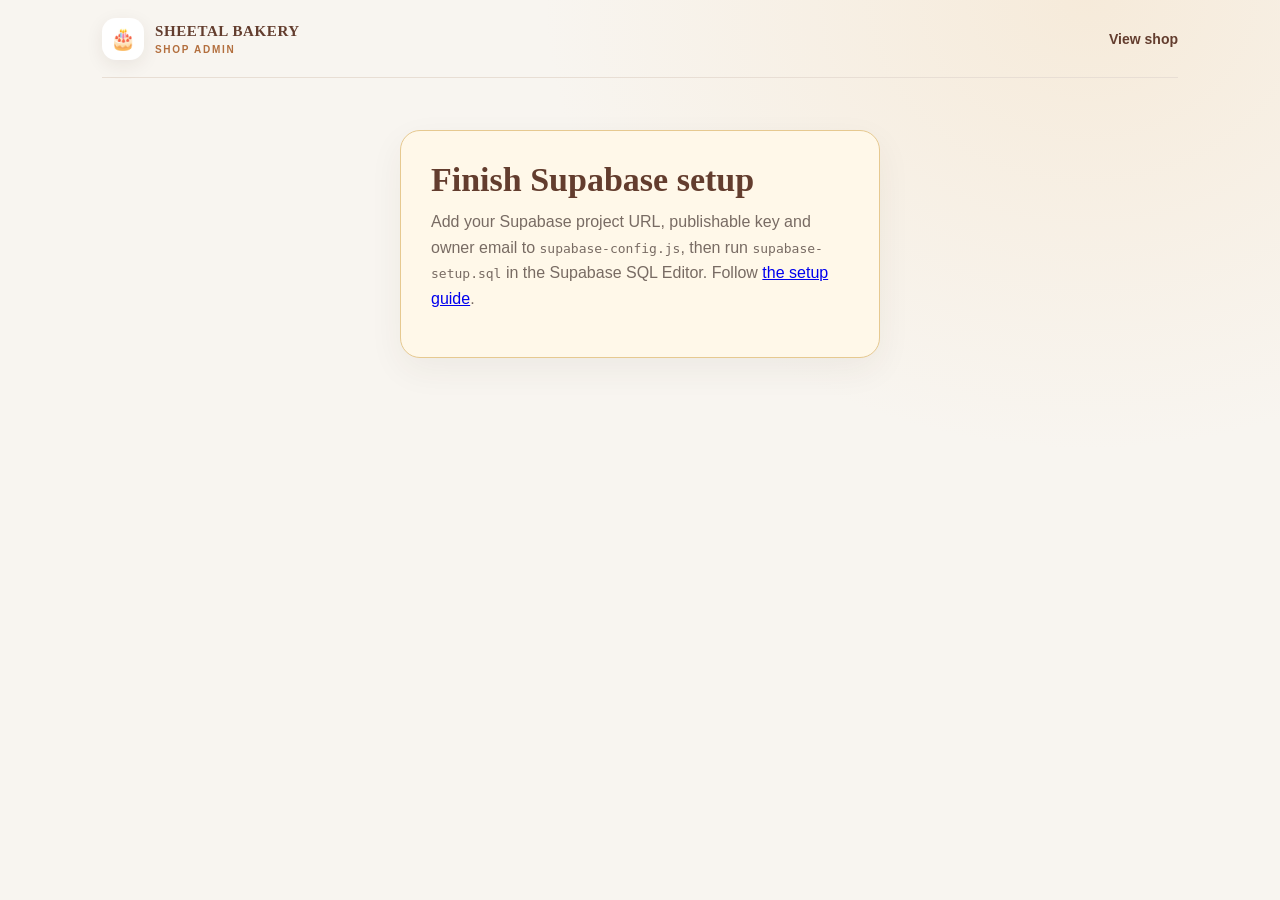
<file: admin.html>
<!DOCTYPE html>
<html lang="en">
<head>
    <meta charset="UTF-8">
    <meta name="viewport" content="width=device-width, initial-scale=1">
    <meta name="theme-color" content="#5b3025">
    <title>Shop Admin | SHEETAL BAKERY</title>
    <link rel="stylesheet" href="admin.css">
</head>
<body>
    <main class="admin-shell">
        <header class="admin-header">
            <a class="brand" href="index.html" aria-label="Back to shop">
                <span class="brand-icon" aria-hidden="true">🎂</span>
                <span>
                    <strong>SHEETAL BAKERY</strong>
                    <small>SHOP ADMIN</small>
                </span>
            </a>
            <a class="shop-link" href="index.html">View shop</a>
        </header>

        <section id="setupNotice" class="notice" hidden>
            <h1>Finish Supabase setup</h1>
            <p>Add your Supabase project URL, publishable key and owner email to <code>supabase-config.js</code>, then run <code>supabase-setup.sql</code> in the Supabase SQL Editor. Follow <a href="SUPABASE_SETUP.md">the setup guide</a>.</p>
        </section>

        <section id="loginPanel" class="panel auth-panel" hidden>
            <div class="eyebrow">PRIVATE SHOP MANAGEMENT</div>
            <h1>Sign in to manage products</h1>
            <p>Only the configured, verified shop owner account can manage this shop. Public registration is disabled.</p>
            <form id="loginForm">
                <label for="adminEmailInput">Admin email</label>
                <input id="adminEmailInput" type="email" autocomplete="username" required>
                <label for="adminPasswordInput">Password</label>
                <input id="adminPasswordInput" type="password" autocomplete="current-password" required>
                <button class="primary-button" type="submit">Sign in securely</button>
            </form>
            <p id="loginStatus" class="status" role="status" aria-live="polite"></p>
        </section>

        <section id="dashboard" hidden>
            <div class="dashboard-heading">
                <div>
                    <div class="eyebrow">PRIVATE OWNER DASHBOARD</div>
                    <h1>Shop management</h1>
                    <p>Manage products, customer requests and public shop information.</p>
                </div>
                <button id="signOutButton" class="secondary-button" type="button">Sign out</button>
            </div>

            <nav class="admin-nav" aria-label="Admin sections">
                <button type="button" class="admin-nav-button active" data-admin-view="products">Products &amp; prices</button>
                <button type="button" class="admin-nav-button" data-admin-view="orders">Orders <span id="ordersBadge" class="count-badge">0</span></button>
                <button type="button" class="admin-nav-button" data-admin-view="requests">Custom cake requests <span id="requestsBadge" class="count-badge">0</span></button>
                <button type="button" class="admin-nav-button" data-admin-view="website">Website content</button>
            </nav>

            <section id="productsView" class="admin-view">
            <div class="dashboard-grid">
                <section class="panel editor-panel">
                    <h2 id="editorTitle">Add a product</h2>
                    <form id="productForm">
                        <label for="productName">Product name</label>
                        <input id="productName" name="name" maxlength="80" required>

                        <label for="productCategory">Category</label>
                        <select id="productCategory" name="category" required>
                            <option value="Cakes">Cakes</option>
                            <option value="Bakery">Bakery</option>
                            <option value="Snacks">Snacks</option>
                            <option value="Cold Drinks">Cold Drinks</option>
                            <option value="Grocery">Grocery</option>
                            <option value="Dry Fruits">Dry Fruits</option>
                            <option value="Chocolates">Chocolates</option>
                        </select>

                        <label for="productPrice">Price (₹)</label>
                        <input id="productPrice" name="price" type="number" min="1" step="1" inputmode="numeric" required>

                        <label for="productDescription">Description</label>
                        <textarea id="productDescription" name="description" maxlength="300" rows="3"></textarea>

                        <label for="productImage">Product photo</label>
                        <input id="productImage" name="image" type="file" accept="image/jpeg,image/png,image/webp,image/gif">
                        <small class="field-help">Choose a clear photo. Maximum size: 5 MB. Leave empty to keep the current photo.</small>
                        <img id="imagePreview" class="image-preview" alt="Selected product photo preview" hidden>

                        <div class="form-actions">
                            <button id="saveProductButton" class="primary-button" type="submit">Save product</button>
                            <button id="cancelEditButton" class="secondary-button" type="button" hidden>Cancel edit</button>
                        </div>
                    </form>
                    <p id="productStatus" class="status" role="status" aria-live="polite"></p>
                </section>

                <section class="panel catalog-panel">
                    <div class="catalog-heading">
                        <h2>Shop products</h2>
                        <span id="productCount" class="count-badge">0</span>
                    </div>
                    <p id="emptyCatalog" class="empty-state" hidden>No online products yet. Publish the starter catalog to begin, or add your first product.</p>
                    <button id="seedCatalogButton" class="secondary-button seed-button" type="button" hidden>Publish starter catalog</button>
                    <div id="productList" class="product-list"></div>
                </section>
            </div>
            </section>

            <section id="ordersView" class="admin-view panel management-panel" hidden>
                <div class="catalog-heading">
                    <div>
                        <div class="eyebrow">CUSTOMER ORDERS</div>
                        <h2>Incoming orders</h2>
                    </div>
                    <span id="ordersCount" class="count-badge">0</span>
                </div>
                <p class="field-help">Orders submitted from the shop appear here. Update each order as you contact and fulfil it.</p>
                <p id="ordersStatus" class="status" role="status" aria-live="polite"></p>
                <div id="ordersList" class="record-list"></div>
            </section>

            <section id="requestsView" class="admin-view panel management-panel" hidden>
                <div class="catalog-heading">
                    <div>
                        <div class="eyebrow">MADE TO ORDER</div>
                        <h2>Custom cake requests</h2>
                    </div>
                    <span id="requestsCount" class="count-badge">0</span>
                </div>
                <p id="requestsStatus" class="status" role="status" aria-live="polite"></p>
                <div id="requestsList" class="record-list"></div>
            </section>

            <section id="websiteView" class="admin-view panel management-panel" hidden>
                <div class="eyebrow">PUBLIC SHOP DETAILS</div>
                <h2>Website content</h2>
                <p class="field-help">Saved details appear on the public shop after the page refreshes.</p>
                <form id="websiteForm" class="website-form">
                    <label for="bannerTitle">Homepage banner title</label>
                    <input id="bannerTitle" maxlength="100" required>
                    <label for="bannerDescription">Homepage banner description</label>
                    <textarea id="bannerDescription" maxlength="300" rows="3" required></textarea>
                    <label for="shopHours">Shop timings</label>
                    <input id="shopHours" maxlength="120" placeholder="Daily, 9:00 AM - 10:00 PM">
                    <label for="shopLocation">Shop location</label>
                    <input id="shopLocation" maxlength="120">
                    <div class="form-row">
                        <div>
                            <label for="shopPhone">Primary contact number</label>
                            <input id="shopPhone" type="tel" maxlength="15">
                        </div>
                        <div>
                            <label for="alternatePhone">Alternate contact number</label>
                            <input id="alternatePhone" type="tel" maxlength="15">
                        </div>
                    </div>
                    <label for="featuredProducts">Featured cake names</label>
                    <input id="featuredProducts" maxlength="300" placeholder="Chocolate Cake, Black Forest Cake">
                    <small class="field-help">Enter product names separated by commas.</small>
                    <label for="reviewUrl">Customer review link</label>
                    <input id="reviewUrl" type="url" maxlength="500" placeholder="https://...">
                    <label for="cataloguePdf">Replace cake catalogue PDF</label>
                    <input id="cataloguePdf" type="file" accept="application/pdf,.pdf">
                    <small id="catalogueCurrent" class="field-help"></small>
                    <button id="saveWebsiteButton" class="primary-button" type="submit">Save website content</button>
                </form>
                <p id="websiteStatus" class="status" role="status" aria-live="polite"></p>
            </section>
        </section>
    </main>
    <script src="products-defaults.js"></script>
    <script type="module" src="admin.js"></script>
</body>
</html>
</file>
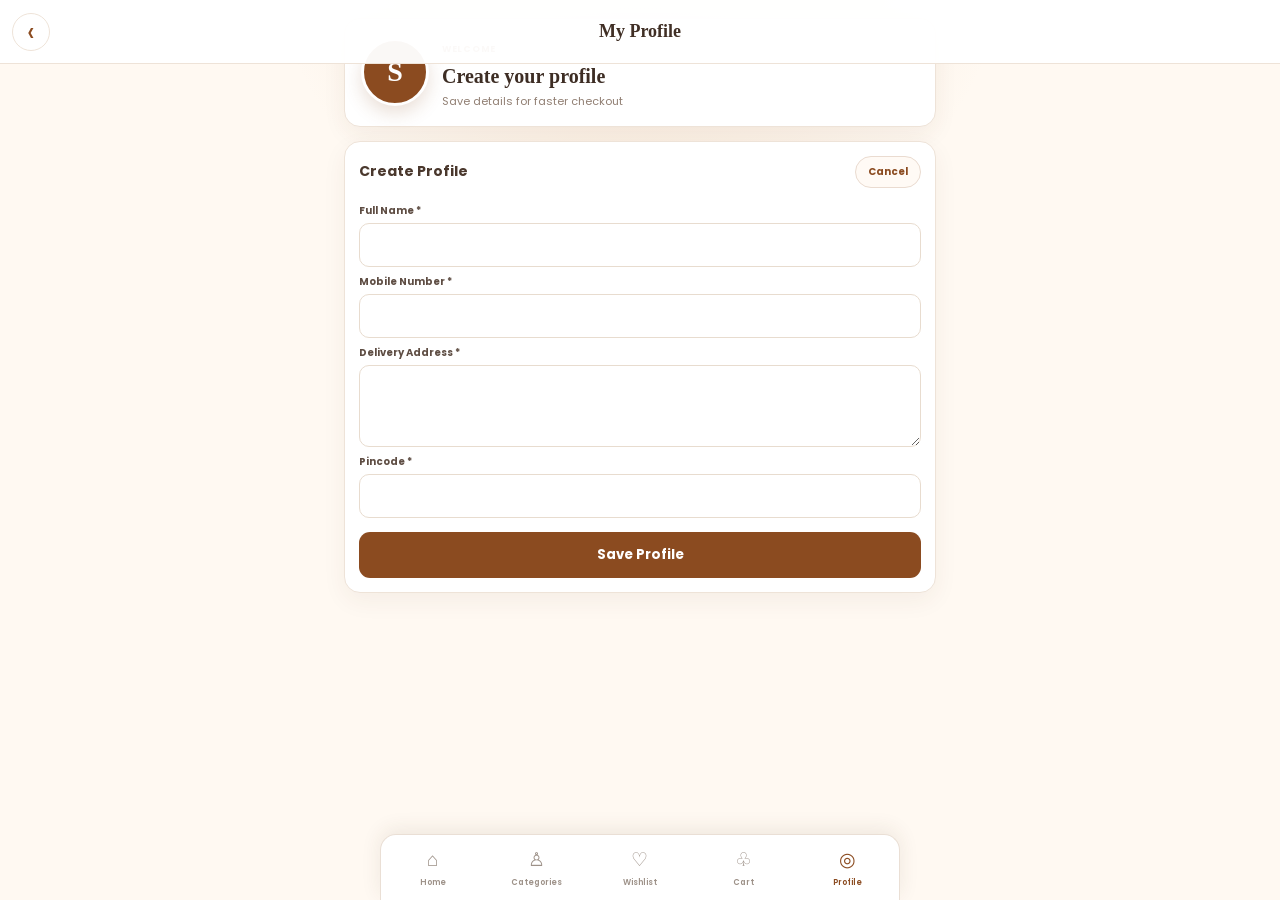
<file: profile.html>
<!DOCTYPE html>
<html lang="en">
<head>
    <meta charset="UTF-8">
    <meta name="viewport" content="width=device-width, initial-scale=1.0">
    <title>Customer Profile | SHEETAL BAKERY</title>
    <link rel="icon" type="image/png" sizes="192x192" href="icon-192.png">
    <link rel="icon" href="favicon.ico" sizes="64x64">
    <link rel="apple-touch-icon" href="icon-192.png">
    <link rel="manifest" href="manifest.json">
    <meta name="theme-color" content="#8b4b20">
    <link rel="preconnect" href="https://fonts.googleapis.com">
    <link rel="preconnect" href="https://fonts.gstatic.com" crossorigin>
    <link href="https://fonts.googleapis.com/css2?family=Poppins:wght@400;500;600;700&display=swap" rel="stylesheet">
    <link rel="stylesheet" href="style.css">
</head>
<body class="profile-page">
    <header class="profile-site-header">
        <a href="index.html" class="profile-back" aria-label="Back to home">
            <span>‹</span>
        </a>
        <strong>My Profile</strong>
        <span class="profile-header-space"></span>
    </header>

    <main class="profile-page-main">
        <section class="profile-identity">
            <div class="profile-page-avatar" id="profilePageInitial">S</div>
            <div>
                <small>Welcome</small>
                <h1 id="profilePageName">Create your profile</h1>
                <p id="profilePagePhone">Save details for faster checkout</p>
            </div>
        </section>

        <section class="profile-details-card" id="profileDetailsCard">
            <div class="profile-card-heading">
                <h2>Delivery Details</h2>
                <button type="button" id="editProfileButton">Edit</button>
            </div>

            <div class="profile-detail-row">
                <span class="profile-detail-icon">◎</span>
                <div>
                    <small>Full Name</small>
                    <strong id="profileDetailName">Not added</strong>
                </div>
            </div>

            <div class="profile-detail-row">
                <span class="profile-detail-icon">☎</span>
                <div>
                    <small>Mobile Number</small>
                    <strong id="profileDetailPhone">Not added</strong>
                </div>
            </div>

            <div class="profile-detail-row">
                <span class="profile-detail-icon">⌖</span>
                <div>
                    <small>Delivery Address</small>
                    <strong id="profileDetailAddress">Not added</strong>
                </div>
            </div>

            <div class="profile-detail-row">
                <span class="profile-detail-icon">#</span>
                <div>
                    <small>Pincode</small>
                    <strong id="profileDetailPincode">Not added</strong>
                </div>
            </div>
        </section>

        <section class="profile-form-card" id="profileFormCard" hidden>
            <div class="profile-card-heading">
                <h2 id="profileFormTitle">Create Profile</h2>
                <button type="button" id="cancelProfileEdit">Cancel</button>
            </div>

            <form id="standaloneProfileForm">
                <label for="standaloneProfileName">Full Name *</label>
                <input type="text" id="standaloneProfileName" maxlength="60" autocomplete="name" required>

                <label for="standaloneProfilePhone">Mobile Number *</label>
                <input type="tel" id="standaloneProfilePhone" maxlength="10" inputmode="numeric" autocomplete="tel" required>

                <label for="standaloneProfileAddress">Delivery Address *</label>
                <textarea id="standaloneProfileAddress" maxlength="300" autocomplete="street-address" required></textarea>

                <label for="standaloneProfilePincode">Pincode *</label>
                <input type="text" id="standaloneProfilePincode" maxlength="6" inputmode="numeric" autocomplete="postal-code" required>

                <button type="submit" class="profile-save-button">Save Profile</button>
            </form>
        </section>
    </main>

    <nav class="profile-bottom-nav" aria-label="Profile navigation">
        <a href="index.html"><span>⌂</span><small>Home</small></a>
        <a href="index.html#products"><span>♙</span><small>Categories</small></a>
        <a href="wishlist.html"><span>♡</span><small>Wishlist</small></a>
        <a href="index.html" onclick="sessionStorage.setItem('openCart','true')"><span>♧</span><small>Cart</small></a>
        <a href="profile.html" class="active"><span>◎</span><small>Profile</small></a>
    </nav>

    <script>
        const STORAGE_KEY = "sheetalBakeryCustomerProfile";

        function getProfile() {
            try {
                return JSON.parse(localStorage.getItem(STORAGE_KEY) || "null");
            } catch (error) {
                return null;
            }
        }

        function renderProfile() {
            const profile = getProfile();
            const detailsCard = document.getElementById("profileDetailsCard");
            const formCard = document.getElementById("profileFormCard");

            if (!profile) {
                document.getElementById("profilePageName").textContent = "Create your profile";
                document.getElementById("profilePagePhone").textContent = "Save details for faster checkout";
                document.getElementById("profilePageInitial").textContent = "S";
                detailsCard.hidden = true;
                formCard.hidden = false;
                document.getElementById("profileFormTitle").textContent = "Create Profile";
                return;
            }

            detailsCard.hidden = false;
            formCard.hidden = true;
            document.getElementById("profilePageName").textContent = profile.name;
            document.getElementById("profilePagePhone").textContent = profile.phone;
            document.getElementById("profilePageInitial").textContent = profile.name.charAt(0).toUpperCase();
            document.getElementById("profileDetailName").textContent = profile.name;
            document.getElementById("profileDetailPhone").textContent = profile.phone;
            document.getElementById("profileDetailAddress").textContent = profile.address;
            document.getElementById("profileDetailPincode").textContent = profile.pincode;
        }

        function showEditForm() {
            const profile = getProfile();
            document.getElementById("profileDetailsCard").hidden = true;
            document.getElementById("profileFormCard").hidden = false;
            document.getElementById("profileFormTitle").textContent = "Edit Profile";
            document.getElementById("standaloneProfileName").value = profile?.name || "";
            document.getElementById("standaloneProfilePhone").value = profile?.phone || "";
            document.getElementById("standaloneProfileAddress").value = profile?.address || "";
            document.getElementById("standaloneProfilePincode").value = profile?.pincode || "";
        }

        document.getElementById("editProfileButton").addEventListener("click", showEditForm);
        document.getElementById("cancelProfileEdit").addEventListener("click", function () {
            if (getProfile()) renderProfile();
        });

        document.getElementById("standaloneProfileForm").onsubmit = function (event) {
            event.preventDefault();
            const name = document.getElementById("standaloneProfileName").value.trim();
            const phone = document.getElementById("standaloneProfilePhone").value.trim();
            const address = document.getElementById("standaloneProfileAddress").value.trim();
            const pincode = document.getElementById("standaloneProfilePincode").value.trim();

            if (!name || !/^[0-9]{10}$/.test(phone) || !address || !/^[0-9]{6}$/.test(pincode)) {
                alert("Please enter valid profile details.");
                return;
            }

            localStorage.setItem(STORAGE_KEY, JSON.stringify({ name, phone, address, pincode }));
            renderProfile();
        };

        renderProfile();
    </script>
</body>
</html>
</file>
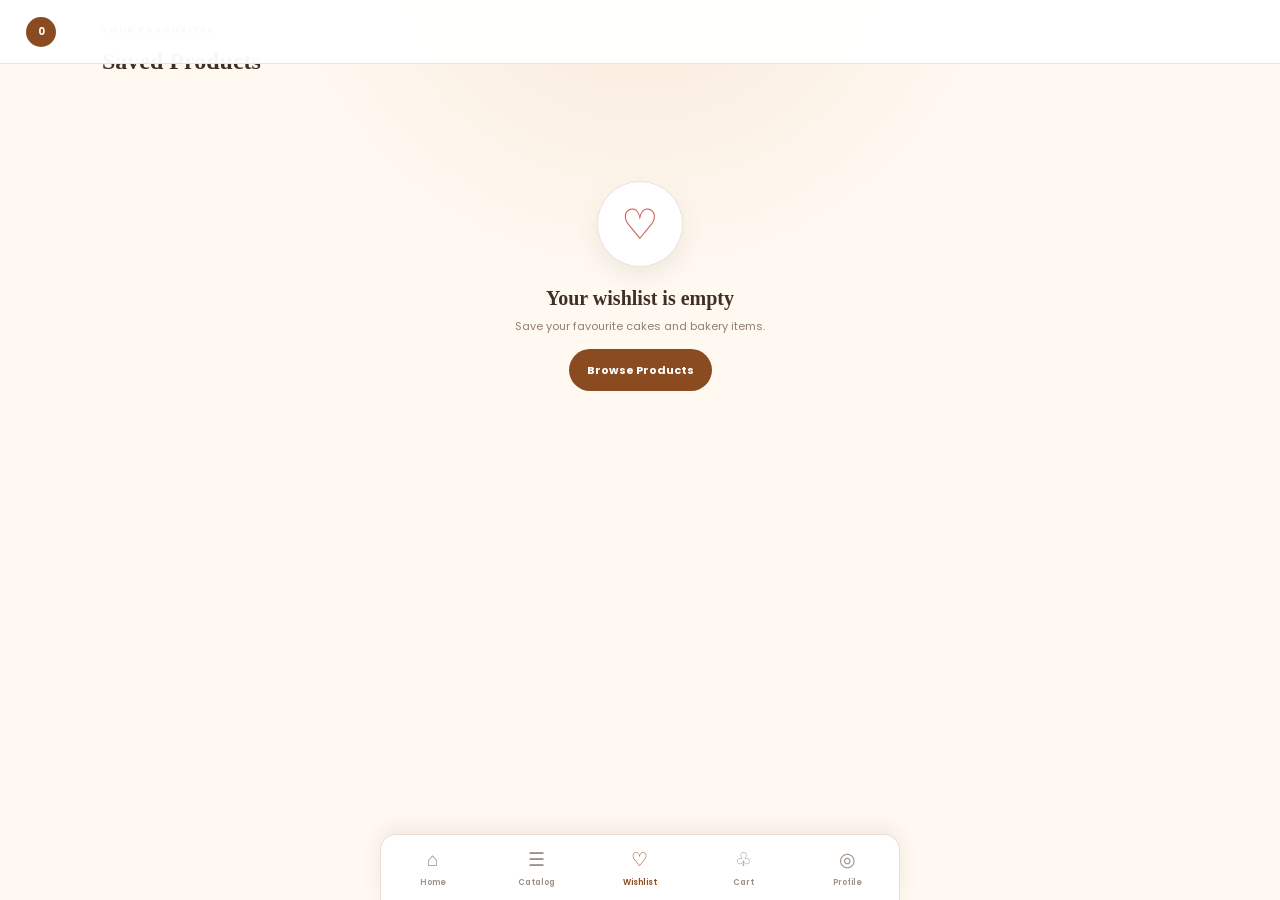
<file: wishlist.html>
<!DOCTYPE html>
<html lang="en">
<head>
    <meta charset="UTF-8">
    <meta name="viewport" content="width=device-width, initial-scale=1.0">
    <title>My Wishlist | SHEETAL BAKERY</title>
    <link rel="preconnect" href="https://fonts.googleapis.com">
    <link rel="preconnect" href="https://fonts.gstatic.com" crossorigin>
    <link href="https://fonts.googleapis.com/css2?family=Poppins:wght@400;500;600;700&display=swap" rel="stylesheet">
    <link rel="icon" type="image/png" sizes="192x192" href="icon-192.png">
    <link rel="apple-touch-icon" href="icon-192.png">
    <link rel="manifest" href="manifest.json">
    <meta name="theme-color" content="#8b4b20">
    <link rel="stylesheet" href="style.css">
</head>
<body class="wishlist-page">
    <header class="wishlist-site-header">
       
        <span id="wishlistCount" class="wishlist-count">0</span>
    </header>

    <main class="wishlist-page-main">
        <section class="wishlist-heading">
            <div>
                <small>YOUR FAVOURITES</small>
                <h1>Saved Products</h1>
            </div>
        </section>

        <section id="wishlistGrid" class="wishlist-grid" aria-live="polite"></section>

        <section id="emptyWishlist" class="empty-wishlist" hidden>
            <div class="empty-wishlist-icon">♡</div>
            <h2>Your wishlist is empty</h2>
            <p>Save your favourite cakes and bakery items.</p>
            <a href="index.html#products">Browse Products</a>
        </section>
    </main>

    <nav class="profile-bottom-nav" aria-label="Wishlist navigation">
        <a href="index.html"><span>⌂</span><small>Home</small></a>
        <a href="Cake%20Manual%201.pdf" target="_blank" rel="noopener"><span>☰</span><small>Catalog</small></a>
        <a href="wishlist.html" class="active"><span>♡</span><small>Wishlist</small></a>
        <a href="index.html" onclick="sessionStorage.setItem('openCart','true')"><span>♧</span><small>Cart</small></a>
        <a href="profile.html"><span>◎</span><small>Profile</small></a>
    </nav>

    <script src="products-defaults.js"></script>
    <script>
        window.setSheetalStoreProducts = function (products) {
            if (typeof window.setSheetalWishlistProducts === "function") {
                window.setSheetalWishlistProducts(products);
            }
        };
    </script>
    <script type="module" src="supabase-store.js"></script>
    <script>
        const wishlistKey = "sheetalBakeryWishlist";
        let wishlistProducts = window.SHEETAL_DEFAULT_PRODUCTS || [];

        function getWishlistIds() {
            try {
                const saved = JSON.parse(localStorage.getItem(wishlistKey) || "[]");
                return Array.isArray(saved) ? saved.map(String) : [];
            } catch (error) {
                return [];
            }
        }

        function escapeHtml(value) {
            return String(value)
                .replace(/&/g, "&amp;")
                .replace(/</g, "&lt;")
                .replace(/>/g, "&gt;");
        }

        function removeWishlistItem(productId) {
            const ids = getWishlistIds().filter(function (id) {
                return id !== String(productId);
            });
            localStorage.setItem(wishlistKey, JSON.stringify(ids));
            renderWishlist();
        }

        function addWishlistItemToCart(productId) {
            const product = wishlistProducts.find(function (item) {
                return String(item.id) === String(productId);
            });
            if (!product) return;

            let cart = [];
            try {
                const saved = JSON.parse(localStorage.getItem("sheetalBakeryCart") || "[]");
                cart = Array.isArray(saved) ? saved : [];
            } catch (error) {
                cart = [];
            }

            const cartId = `${product.id}-Medium`;
            const existing = cart.find(function (item) {
                return item.cartId === cartId;
            });

            if (existing) {
                existing.quantity += 1;
            } else {
                cart.push({
                    cartId: cartId,
                    productId: product.id,
                    name: product.name,
                    category: product.category,
                    image: product.image,
                    size: "Medium",
                    unitPrice: Number(product.price) || 0,
                    quantity: 1
                });
            }

            localStorage.setItem("sheetalBakeryCart", JSON.stringify(cart));
            const button = document.querySelector(`[data-cart-id="${String(productId)}"]`);
            if (button) {
                button.textContent = "Added";
                setTimeout(function () { button.textContent = "Add to Cart"; }, 900);
            }
        }

        function renderWishlist() {
            const ids = getWishlistIds();
            const grid = document.getElementById("wishlistGrid");
            const empty = document.getElementById("emptyWishlist");
            document.getElementById("wishlistCount").textContent = ids.length;

            const wishedProducts = wishlistProducts.filter(function (product) {
                return ids.includes(String(product.id));
            });

            if (wishedProducts.length === 0) {
                grid.innerHTML = "";
                empty.hidden = false;
                return;
            }

            empty.hidden = true;
            grid.innerHTML = wishedProducts.map(function (product) {
                const image = product.image
                    ? `<img src="${escapeHtml(product.image)}" alt="${escapeHtml(product.name)}">`
                    : `<div class="wishlist-placeholder">🎂</div>`;

                return `
                    <article class="wishlist-product-card">
                        <button type="button" class="wishlist-remove" data-remove-id="${String(product.id)}" aria-label="Remove ${escapeHtml(product.name)}">×</button>
                        <a class="wishlist-product-image" href="index.html" aria-label="View ${escapeHtml(product.name)}">
                            ${image}
                        </a>
                        <div class="wishlist-product-info">
                            <small>${escapeHtml(product.category)}</small>
                            <h2>${escapeHtml(product.name)}</h2>
                            <div class="wishlist-product-bottom">
                                <strong>₹${Number(product.price) || 0}</strong>
                                <button type="button" data-cart-id="${String(product.id)}" class="wishlist-add-cart">Add to Cart</button>
                            </div>
                        </div>
                    </article>
                `;
            }).join("");

            grid.querySelectorAll("[data-remove-id]").forEach(function (button) {
                button.addEventListener("click", function () {
                    removeWishlistItem(button.dataset.removeId);
                });
            });

            grid.querySelectorAll("[data-cart-id]").forEach(function (button) {
                button.addEventListener("click", function () {
                    addWishlistItemToCart(button.dataset.cartId);
                });
            });
        }

        window.setSheetalWishlistProducts = function (products) {
            wishlistProducts = Array.isArray(products) ? products : wishlistProducts;
            renderWishlist();
        };

        renderWishlist();
    </script>
</body>
</html>
</file>
<file: admin.css>
:root {
    color-scheme: light;
    font-family: Inter, "Segoe UI", Arial, sans-serif;
    color: #34251e;
    background: #f8f5f0;
    font-synthesis: none;
    text-rendering: optimizeLegibility;
    --brown: #633d2e;
    --muted: #786b63;
    --border: #e8ded4;
    --accent: #b36f3e;
}

* {
    box-sizing: border-box;
}

body {
    min-width: 320px;
    min-height: 100vh;
    margin: 0;
    background:
        radial-gradient(ellipse at 85% 0%, rgba(243, 219, 185, 0.4), transparent 34rem),
        #f8f5f0;
}

button,
input,
select,
textarea {
    font: inherit;
}

button,
a {
    -webkit-tap-highlight-color: transparent;
}

.admin-shell {
    width: min(1120px, 100%);
    margin: 0 auto;
    padding: 0 22px 56px;
}

.admin-header {
    min-height: 78px;
    display: flex;
    align-items: center;
    justify-content: space-between;
    gap: 18px;
    border-bottom: 1px solid var(--border);
}

.brand {
    display: inline-flex;
    align-items: center;
    gap: 11px;
    color: var(--brown);
    text-decoration: none;
}

.brand-icon {
    width: 42px;
    height: 42px;
    display: grid;
    place-items: center;
    border-radius: 14px;
    background: #fff;
    box-shadow: 0 5px 18px rgba(70, 43, 28, 0.08);
    font-size: 21px;
}

.brand strong,
.brand small {
    display: block;
}

.brand strong {
    font-family: Georgia, serif;
    font-size: 15px;
    letter-spacing: 0.04em;
}

.brand small {
    margin-top: 4px;
    color: var(--accent);
    font-size: 10px;
    font-weight: 800;
    letter-spacing: 0.17em;
}

.shop-link {
    color: var(--brown);
    font-size: 14px;
    font-weight: 700;
    text-decoration: none;
}

.shop-link:hover {
    text-decoration: underline;
}

.panel,
.notice {
    border: 1px solid rgba(214, 197, 179, 0.8);
    border-radius: 20px;
    background: rgba(255, 255, 255, 0.92);
    box-shadow: 0 12px 35px rgba(65, 44, 29, 0.06);
}

.auth-panel,
.notice {
    width: min(480px, 100%);
    margin: 52px auto;
    padding: 30px;
}

.notice {
    border-color: #e6c990;
    background: #fff8e9;
}

.eyebrow {
    color: var(--accent);
    font-size: 11px;
    font-weight: 800;
    letter-spacing: 0.15em;
}

h1,
h2,
p {
    margin-top: 0;
}

h1 {
    margin-bottom: 10px;
    color: var(--brown);
    font-family: Georgia, serif;
    font-size: clamp(25px, 4vw, 34px);
}

h2 {
    margin-bottom: 18px;
    color: var(--brown);
    font-family: Georgia, serif;
    font-size: 21px;
}

.auth-panel .eyebrow,
.notice .eyebrow {
    margin-bottom: 11px;
}

.auth-panel > p,
.notice p,
.dashboard-heading p {
    color: var(--muted);
    line-height: 1.6;
}

form label {
    display: block;
    margin: 17px 0 7px;
    color: #56463c;
    font-size: 13px;
    font-weight: 700;
}

input,
select,
textarea {
    width: 100%;
    min-height: 46px;
    padding: 11px 12px;
    border: 1px solid var(--border);
    border-radius: 11px;
    outline: none;
    background: #fff;
    color: #34251e;
}

textarea {
    min-height: 88px;
    resize: vertical;
}

input:focus,
select:focus,
textarea:focus {
    border-color: #bd855b;
    box-shadow: 0 0 0 3px rgba(179, 111, 62, 0.12);
}

input[type="file"] {
    padding: 8px;
    font-size: 13px;
}

.primary-button,
.secondary-button,
.text-button {
    min-height: 44px;
    border: 0;
    border-radius: 11px;
    padding: 11px 16px;
    cursor: pointer;
    font-weight: 750;
    transition: transform 150ms ease, box-shadow 150ms ease, background 150ms ease;
}

.primary-button {
    background: linear-gradient(135deg, #80503b, #a86b43);
    color: #fff;
    box-shadow: 0 6px 15px rgba(99, 61, 46, 0.17);
}

.primary-button:hover {
    background: linear-gradient(135deg, #70432f, #965a35);
    box-shadow: 0 8px 20px rgba(99, 61, 46, 0.22);
    transform: translateY(-1px);
}

.secondary-button {
    border: 1px solid #e4d7ca;
    background: #fff;
    color: var(--brown);
}

.secondary-button:hover {
    background: #fbf4ec;
}

.text-button {
    background: transparent;
    color: var(--muted);
}

.auth-panel form > .primary-button {
    width: 100%;
    margin-top: 23px;
}

.status {
    min-height: 20px;
    margin: 13px 0 0;
    color: #6e5d52;
    font-size: 13px;
    line-height: 1.5;
}

.status[data-kind="error"] {
    color: #a52626;
}

.status[data-kind="success"] {
    color: #287447;
}

.dashboard-heading {
    display: flex;
    align-items: flex-start;
    justify-content: space-between;
    gap: 20px;
    margin: 34px 0 23px;
}

.dashboard-heading h1 {
    margin: 8px 0;
}

.dashboard-heading p {
    margin-bottom: 0;
}

.admin-nav {
    display: flex;
    gap: 8px;
    overflow-x: auto;
    margin: 0 0 18px;
    padding: 3px 1px 9px;
}

.admin-nav-button {
    min-height: 42px;
    display: inline-flex;
    align-items: center;
    gap: 8px;
    flex: 0 0 auto;
    border: 1px solid var(--border);
    border-radius: 12px;
    padding: 8px 13px;
    background: #fff;
    color: var(--brown);
    cursor: pointer;
    font-weight: 700;
}

.admin-nav-button.active {
    border-color: var(--brown);
    background: var(--brown);
    color: #fff;
}

.admin-nav-button .count-badge {
    min-width: 22px;
    height: 22px;
    background: #f5eadd;
    color: #80503b;
}

.dashboard-grid {
    display: grid;
    grid-template-columns: minmax(280px, 0.85fr) minmax(0, 1.15fr);
    align-items: start;
    gap: 20px;
}

.editor-panel,
.catalog-panel {
    padding: 24px;
}

.field-help {
    display: block;
    margin-top: 6px;
    color: var(--muted);
    font-size: 12px;
    line-height: 1.45;
}

.image-preview {
    width: 100%;
    max-height: 210px;
    margin-top: 13px;
    border-radius: 12px;
    object-fit: contain;
    background: #f6f1ea;
}

.form-actions {
    display: flex;
    gap: 9px;
    margin-top: 20px;
}

.catalog-heading {
    display: flex;
    align-items: center;
    gap: 11px;
}

.catalog-heading h2 {
    margin-bottom: 0;
}

.count-badge {
    min-width: 27px;
    height: 27px;
    display: inline-grid;
    place-items: center;
    border-radius: 50%;
    background: #f5eadd;
    color: #80503b;
    font-size: 12px;
    font-weight: 800;
}

.empty-state {
    margin: 18px 0 0;
    color: var(--muted);
    font-size: 14px;
    line-height: 1.55;
}

.seed-button {
    width: 100%;
    margin-top: 14px;
}

.product-list {
    display: grid;
    gap: 10px;
    margin-top: 17px;
}

.admin-product {
    display: grid;
    grid-template-columns: 62px minmax(0, 1fr) auto;
    align-items: center;
    gap: 12px;
    padding: 10px;
    border: 1px solid #eee5dc;
    border-radius: 14px;
    background: #fffdfa;
}

.admin-product img,
.product-placeholder {
    width: 62px;
    height: 62px;
    border-radius: 10px;
    object-fit: cover;
    background: #f3ece3;
}

.product-placeholder {
    display: grid;
    place-items: center;
    font-size: 24px;
}

.admin-product h3 {
    overflow: hidden;
    margin: 0 0 5px;
    color: #50392d;
    font-size: 14px;
    text-overflow: ellipsis;
    white-space: nowrap;
}

.admin-product p {
    margin: 0;
    color: var(--muted);
    font-size: 12px;
}

.product-actions {
    display: flex;
    gap: 6px;
}

.product-actions button {
    min-width: 40px;
    min-height: 38px;
    border: 1px solid var(--border);
    border-radius: 9px;
    background: #fff;
    color: var(--brown);
    cursor: pointer;
    font-size: 12px;
    font-weight: 700;
}

.product-actions button:hover {
    background: #fbf2e9;
}

.product-actions .delete-button {
    color: #a52626;
}

.management-panel {
    padding: 24px;
}

.management-panel > .catalog-heading {
    justify-content: space-between;
    align-items: center;
}

.management-panel > .catalog-heading h2 {
    margin: 6px 0 0;
}

.record-list {
    display: grid;
    gap: 12px;
    margin-top: 16px;
}

.record-card {
    display: grid;
    grid-template-columns: minmax(0, 1fr) auto;
    align-items: start;
    gap: 16px;
    padding: 16px;
    border: 1px solid #eee5dc;
    border-radius: 14px;
    background: #fffdfa;
}

.record-heading,
.record-controls {
    display: flex;
    align-items: center;
    gap: 10px;
}

.record-heading {
    flex-wrap: wrap;
    justify-content: space-between;
}

.record-heading h3 {
    margin: 0;
    color: #50392d;
    font-size: 15px;
}

.record-heading small,
.record-details {
    color: var(--muted);
    font-size: 12px;
}

.record-details {
    margin: 10px 0 0;
    line-height: 1.6;
}

.record-controls select {
    width: auto;
    min-width: 130px;
}

.compact-button {
    display: inline-flex;
    align-items: center;
    justify-content: center;
    min-height: 40px;
    text-decoration: none;
}

.request-photos {
    display: flex;
    flex-wrap: wrap;
    gap: 12px;
    margin-top: 11px;
}

.request-photos a {
    color: #80503b;
    font-size: 13px;
    font-weight: 700;
}

.website-form {
    max-width: 680px;
}

.website-form .form-row {
    display: grid;
    grid-template-columns: repeat(2, minmax(0, 1fr));
    gap: 14px;
}

.website-form .primary-button {
    margin-top: 20px;
}

.website-form .field-help a {
    color: #80503b;
}

[hidden] {
    display: none !important;
}

@media (max-width: 700px) {
    .record-card {
        grid-template-columns: 1fr;
    }

    .record-controls {
        flex-wrap: wrap;
    }

    .website-form .form-row {
        grid-template-columns: 1fr;
        gap: 0;
    }
}

@media (max-width: 760px) {
    .admin-shell {
        padding: 0 15px 35px;
    }

    .dashboard-grid {
        grid-template-columns: 1fr;
    }

    .dashboard-heading {
        margin-top: 26px;
    }

    .editor-panel,
    .catalog-panel {
        padding: 20px;
    }
}

@media (max-width: 420px) {
    .auth-panel,
    .notice {
        margin: 30px auto;
        padding: 23px 19px;
    }

    .dashboard-heading {
        align-items: flex-start;
    }

    .admin-product {
        grid-template-columns: 50px minmax(0, 1fr);
    }

    .admin-product img,
    .product-placeholder {
        width: 50px;
        height: 50px;
    }

    .product-actions {
        grid-column: 2;
    }
}

@media (prefers-reduced-motion: reduce) {
    *,
    *::before,
    *::after {
        scroll-behavior: auto !important;
        transition-duration: 0.01ms !important;
    }
}
</file>
<file: style.css>
/* =====================================================
   SHEETAL BAKERY & LIVE CAKE SHOP
   COMPLETE CSS
===================================================== */
body {
    margin: 0;
}

/* =====================================================
   VARIABLES
===================================================== */

:root {
  --brown: #4b1f13;

  --dark-brown: #32130c;

  --light-brown: #7b3d27;

  --cream: #fff8ef;

  --light-cream: #fff0df;

  --gold: #c99535;

  --text: #333333;

  --muted: #777777;

  --border: #eadfd6;

  --white: #ffffff;

  --success: #16a34a;
}

/* =====================================================
   RESET
===================================================== */

* {
  margin: 0;

  padding: 0;

  box-sizing: border-box;
}

html {
  scroll-behavior: smooth;
}

body {
  font-family: Arial, Helvetica, sans-serif;

  background: #fff;

  color: var(--text);

  line-height: 1.5;
}

button,
input,
textarea,
select {
  font-family: inherit;
}

button {
  cursor: pointer;
}

img {
  max-width: 100%;
}

/* =====================================================
   HEADER
===================================================== */

.header {
  width: 100%;

  background: var(--white);

  border-bottom: 1px solid var(--border);

  position: sticky;

  top: 0;

  z-index: 5000;
}

.header-container {
  max-width: 1250px;

  margin: auto;

  min-height: 76px;

  padding: 10px 20px;

  display: flex;

  align-items: center;

  justify-content: space-between;

  gap: 20px;
}

.logo-area {
  display: flex;

  align-items: center;

  gap: 10px;

  text-decoration: none;

  color: var(--brown);

  min-width: 210px;
}

.logo {
  width: 58px;

  height: 58px;

  flex: 0 0 auto;

  object-fit: contain;
}

.logo-text h1 {
  font-family: Georgia, serif;

  font-size: 20px;

  line-height: 1.1;
}

.logo-text span {
  font-size: 12px;

  letter-spacing: 1px;

  color: var(--light-brown);
}

.desktop-nav {
  display: flex;

  align-items: center;

  gap: 25px;
}

.desktop-nav a {
  text-decoration: none;

  color: #333;

  font-size: 14px;

  font-weight: 600;

  transition: 0.2s;
}

.desktop-nav a:hover {
  color: var(--brown);
}

.header-actions {
  display: flex;

  align-items: center;

  gap: 8px;
}

.icon-button,
.cart-button {
  border: none;

  background: transparent;

  font-size: 21px;

  width: 42px;

  height: 42px;

  border-radius: 50%;

  position: relative;
}

.icon-button:hover,
.cart-button:hover {
  background: var(--light-cream);
}

.cart-button span {
  position: absolute;

  top: -2px;

  right: -2px;

  min-width: 19px;

  height: 19px;

  padding: 0 5px;

  border-radius: 20px;

  background: #d32f2f;

  color: white;

  font-size: 11px;

  display: flex;

  align-items: center;

  justify-content: center;
}

/* =====================================================
   HERO
===================================================== */

.hero {
  max-width: 1250px;

  margin: 20px auto 0;

  min-height: 480px;

  display: grid;

  grid-template-columns: 42% 58%;

  background: #24100a;

  overflow: hidden;
}

.hero-content {
  padding: 65px 45px;

  color: white;

  display: flex;

  flex-direction: column;

  justify-content: center;

  position: relative;

  z-index: 2;
}

.hero-small {
  color: #f2c879;

  font-weight: 700;

  letter-spacing: 2px;

  font-size: 13px;

  margin-bottom: 15px;
}

.hero h2 {
  font-family: Georgia, "Times New Roman", serif;

  font-size: clamp(38px, 5vw, 65px);

  line-height: 1.05;

  margin-bottom: 20px;
}

.hero-description {
  max-width: 440px;

  color: #eee;

  font-size: 16px;

  margin-bottom: 25px;
}

.featured-cake-list {
  display: flex;
  flex-wrap: wrap;
  gap: 7px;
  margin: 0 0 18px;
}

.featured-cake-list span {
  border: 1px solid #eadfd6;
  border-radius: 999px;
  padding: 6px 10px;
  background: #fffaf5;
  color: #633d2e;
  font-size: 12px;
}

.featured-cakes-panel h3 {
  margin: 0 0 9px;
  color: #633d2e;
  font-size: 15px;
}

.shop-hours-display {
  flex-basis: 100%;
  grid-column: 1 / -1;
  margin: 0 0 16px;
  color: #786b63;
  text-align: center;
  font-size: 14px;
}

.primary-button {
  width: fit-content;

  padding: 13px 23px;

  border: none;

  border-radius: 30px;

  background: white;

  color: var(--brown);

  font-weight: 700;

  font-size: 15px;
}

.primary-button span {
  margin-left: 8px;

  font-size: 18px;
}

.primary-button:hover {
  transform: translateY(-2px);
}

.hero-image {
  min-height: 480px;

  overflow: hidden;
}

.hero-image img {
  width: 100%;

  height: 100%;

  min-height: 480px;

  object-fit: cover;

  display: block;
}

/* =====================================================
   SHOP SECTION
===================================================== */

.shop-section {
  max-width: 1250px;

  margin: 45px auto;

  padding: 0 20px;

  display: grid;

  grid-template-columns: 220px 1fr;

  gap: 28px;
}

/* =====================================================
   CATEGORY SIDEBAR
===================================================== */

.category-sidebar {
  border: 1px solid var(--border);

  border-radius: 14px;

  padding: 18px;

  height: fit-content;

  position: sticky;

  top: 95px;

  background: white;
}

.category-sidebar h2 {
  color: var(--brown);

  font-size: 21px;

  margin-bottom: 12px;
}

.category {
  width: 100%;

  border: none;

  background: transparent;

  display: flex;

  align-items: center;

  gap: 12px;

  padding: 12px 10px;

  margin-bottom: 4px;

  border-radius: 9px;

  color: #555;

  text-align: left;

  font-size: 14px;
}

.category span {
  width: 28px;

  text-align: center;

  font-size: 20px;
}

.category:hover {
  background: var(--light-cream);

  color: var(--brown);
}

.category.active {
  background: #fff0df;

  color: var(--brown);
}

/* =====================================================
   PRODUCTS HEADER
===================================================== */

.products-header {
  display: flex;

  justify-content: space-between;

  align-items: end;

  gap: 20px;

  margin-bottom: 20px;
}

.section-label {
  color: var(--gold);

  font-size: 11px;

  font-weight: 700;

  letter-spacing: 2px;

  margin-bottom: 5px;
}

.products-header h2 {
  color: var(--brown);

  font-family: Georgia, serif;

  font-size: 34px;
}

.search-box {
  width: 270px;

  position: relative;
}

.search-box input {
  width: 100%;

  padding: 12px 42px 12px 16px;

  border: 1px solid var(--border);

  border-radius: 25px;

  outline: none;
}

.search-box input:focus {
  border-color: var(--brown);
}

.search-box span {
  position: absolute;

  right: 15px;

  top: 10px;
}

/* =====================================================
   PRODUCT GRID
===================================================== */

.products-grid {
  display: grid;

  grid-template-columns: repeat(3, minmax(0, 1fr));

  gap: 18px;
}

.product-card {
  background: white;

  border: 1px solid var(--border);

  border-radius: 12px;

  overflow: hidden;

  transition: 0.25s;
}

.product-card:hover {
  transform: translateY(-4px);

  box-shadow: 0 10px 28px rgba(75, 31, 19, 0.12);
}

.product-image {
  height: 205px;

  overflow: hidden;

  background: #f8f3ee;

  position: relative;
}

.product-image img {
  width: 100%;

  height: 100%;

  object-fit: cover;

  display: block;
}

.product-info {
  padding: 14px;
}

.product-category {
  color: var(--gold);

  font-size: 11px;

  font-weight: 700;

  text-transform: uppercase;

  letter-spacing: 1px;
}

.product-name {
  color: var(--brown);

  font-size: 17px;

  margin: 5px 0;
}

.product-description {
  color: var(--muted);

  font-size: 12px;

  min-height: 36px;
}

.product-bottom {
  margin-top: 12px;

  display: flex;

  align-items: center;

  justify-content: space-between;

  gap: 8px;
}

.product-price {
  font-size: 18px;

  font-weight: 700;

  color: var(--brown);
}

.add-button {
  border: none;

  background: var(--brown);

  color: white;

  padding: 9px 12px;

  border-radius: 7px;

  font-size: 12px;

  font-weight: 700;
}

.add-button:hover {
  background: var(--light-brown);
}

/* =====================================================
   CUSTOM CAKE
===================================================== */

.custom-cake-section {
  max-width: 1210px;

  margin: 60px auto;

  padding: 35px;

  border-radius: 16px;

  background: var(--cream);

  border: 1px solid var(--border);

  display: grid;

  grid-template-columns: 1fr 1.2fr;

  gap: 40px;
}

.custom-cake-content {
  display: flex;

  flex-direction: column;

  justify-content: center;
}

.custom-cake-content h2 {
  font-family: Georgia, serif;

  color: var(--brown);

  font-size: 36px;

  margin-bottom: 12px;
}

.custom-cake-content p:last-child {
  color: var(--muted);
}

.custom-cake-form {
  background: white;

  padding: 24px;

  border-radius: 12px;

  border: 1px solid var(--border);
}

.form-row {
  display: grid;

  grid-template-columns: 1fr 1fr;

  gap: 15px;
}

.form-group {
  display: flex;

  flex-direction: column;

  gap: 6px;

  margin-bottom: 14px;
}

.form-group label {
  font-size: 13px;

  font-weight: 700;

  color: #444;
}

.form-group input,
.form-group textarea,
.form-group select {
  width: 100%;

  border: 1px solid #ddd;

  border-radius: 8px;

  padding: 12px;

  outline: none;

  background: white;
}

.form-group textarea {
  min-height: 90px;

  resize: vertical;
}

.form-group input:focus,
.form-group textarea:focus,
.form-group select:focus {
  border-color: var(--brown);
}

.whatsapp-button {
  width: 100%;

  padding: 13px;

  border: none;

  border-radius: 8px;

  background: #16a34a;

  color: white;

  font-weight: 700;

  font-size: 14px;
}

.whatsapp-button:hover {
  background: #128c40;
}

/* =====================================================
   MODALS
===================================================== */

.modal-overlay {
  position: fixed;

  inset: 0;

  background: rgba(0, 0, 0, 0.58);

  display: none;

  justify-content: center;

  align-items: center;

  padding: 20px;

  z-index: 10000;
}

.modal-overlay.active {
  display: flex;
}

.product-modal,
.cart-modal,
.checkout-modal,
.review-modal,
.success-modal {
  width: 100%;

  max-width: 620px;

  max-height: 92vh;

  overflow-y: auto;

  background: white;

  border-radius: 16px;

  padding: 28px;

  position: relative;

  box-shadow: 0 25px 70px rgba(0, 0, 0, 0.3);
}

.modal-close {
  position: absolute;

  top: 12px;

  right: 15px;

  width: 35px;

  height: 35px;

  border: none;

  border-radius: 50%;

  background: #f5eee9;

  color: var(--brown);

  font-size: 23px;

  line-height: 1;
}

/* =====================================================
   PRODUCT MODAL
===================================================== */

.product-modal-grid {
  display: grid;

  grid-template-columns: 45% 55%;

  gap: 25px;
}

.modal-product-image {
  border-radius: 12px;

  overflow: hidden;

  background: #f7f2ed;
}

.modal-product-image img {
  width: 100%;

  height: 320px;

  object-fit: cover;
}

.modal-category {
  color: var(--gold);

  font-size: 12px;

  font-weight: 700;

  text-transform: uppercase;
}

.modal-product-info h2 {
  color: var(--brown);

  font-family: Georgia, serif;

  font-size: 28px;

  margin: 5px 0 10px;
}

.modal-description {
  color: var(--muted);

  font-size: 13px;
}

.modal-price {
  font-size: 24px;

  font-weight: 700;

  color: var(--brown);

  margin: 15px 0;
}

.size-section label,
.quantity-section label {
  display: block;

  font-weight: 700;

  font-size: 13px;

  margin-bottom: 8px;
}

.size-buttons {
  display: flex;

  gap: 7px;

  flex-wrap: wrap;
}

.size-buttons button {
  border: 1px solid #ddd;

  background: white;

  border-radius: 7px;

  padding: 8px;

  font-size: 11px;
}

.size-buttons button.selected {
  background: var(--brown);

  color: white;

  border-color: var(--brown);
}

.quantity-section {
  margin-top: 18px;
}

.quantity-control {
  display: flex;

  width: 120px;

  height: 40px;

  border: 1px solid #ddd;

  border-radius: 8px;

  overflow: hidden;
}

.quantity-control button {
  width: 40px;

  border: none;

  background: #f7f3ef;

  font-size: 20px;
}

.quantity-control span {
  flex: 1;

  display: flex;

  align-items: center;

  justify-content: center;

  font-weight: 700;
}

.add-cart-large {
  width: fit-content;
  min-width: 150px;
  min-height: 42px;
  margin-top: 16px;
  margin-left: auto;
  margin-right: auto;
  padding: 9px 14px;

  border: none;

  border-radius: 10px;

  background: var(--brown);

  color: white;

  font-weight: 700;
}

.added-message {
  display: none;

  color: var(--success);

  font-size: 13px;

  font-weight: 700;

  margin-top: 10px;
}

.added-message.show {
  display: block;
}

/* =====================================================
   CART
===================================================== */

.cart-modal {
  max-width: 650px;
}

.cart-modal h2,
.checkout-modal h2,
.review-modal h2 {
  font-family: Georgia, serif;

  color: var(--brown);

  font-size: 30px;
}

.cart-item-count {
  color: var(--muted);

  margin-bottom: 18px;
}

.cart-items {
  display: flex;

  flex-direction: column;

  gap: 10px;
}

.empty-cart {
  text-align: center;

  padding: 40px 10px;

  color: var(--muted);
}

.cart-item {
  display: grid;

  grid-template-columns: 70px 1fr auto;

  gap: 12px;

  align-items: center;

  padding: 10px;

  border: 1px solid var(--border);

  border-radius: 10px;
}

.cart-item-image {
  width: 70px;

  height: 70px;

  border-radius: 8px;

  overflow: hidden;
}

.cart-item-image img {
  width: 100%;

  height: 100%;

  object-fit: cover;
}

.cart-item-info h3 {
  font-size: 14px;

  color: var(--brown);
}

.cart-item-info p {
  color: var(--muted);

  font-size: 12px;
}

.cart-item-price {
  font-weight: 700;

  color: var(--brown);
}

.cart-item-actions {
  display: flex;

  align-items: center;

  gap: 5px;

  margin-top: 5px;
}

.cart-item-actions button {
  width: 25px;

  height: 25px;

  border: 1px solid #ddd;

  background: white;

  border-radius: 5px;
}

.remove-item {
  border: none !important;

  color: #c62828;
}

.cart-summary {
  border-top: 1px solid var(--border);

  margin-top: 20px;

  padding-top: 15px;
}

.cart-summary > div {
  display: flex;

  justify-content: space-between;

  margin-bottom: 8px;

  color: #555;
}

.cart-total {
  padding-top: 10px;

  border-top: 1px dashed #ddd;

  font-size: 19px;

  color: var(--brown) !important;
}

.checkout-button,
.place-order-button {
  width: 100%;

  margin-top: 18px;

  border: none;

  border-radius: 8px;

  padding: 14px;

  background: var(--brown);

  color: white;

  font-weight: 700;

  font-size: 15px;
}

/* =====================================================
   CHECKOUT
===================================================== */

.checkout-modal {
  max-width: 650px;
}

.checkout-subtitle {
  color: var(--muted);

  margin: 5px 0 20px;
}

.radio-group {
  display: flex;

  gap: 20px;

  flex-wrap: wrap;
}

.radio-group label {
  display: flex;

  align-items: center;

  gap: 7px;

  font-size: 13px;

  font-weight: 400;
}

.radio-group input {
  width: auto;
}

/* =====================================================
   REVIEW
===================================================== */

.review-modal {
  max-width: 650px;
}

.review-customer {
  margin: 20px 0;

  padding: 15px;

  background: var(--cream);

  border-radius: 10px;

  font-size: 13px;
}

.review-items {
  display: flex;

  flex-direction: column;

  gap: 8px;
}

.review-item {
  display: flex;

  justify-content: space-between;

  padding: 10px;

  border-bottom: 1px solid var(--border);

  font-size: 13px;
}

.review-total {
  display: flex;

  justify-content: space-between;

  font-size: 20px;

  color: var(--brown);

  padding-top: 15px;
}

.upi-payment {
  margin-top: 20px;
  padding: 18px;
  text-align: center;
  background: var(--cream);
  border: 1px solid var(--border);
  border-radius: 12px;
}

.upi-payment[hidden] {
  display: none;
}

.upi-payment h3 {
  margin: 0 0 8px;
  color: var(--brown);
}

.upi-payment p {
  margin: 8px 0;
}

.upi-qr-code {
  display: flex;
  justify-content: center;
  min-height: 220px;
  margin: 14px auto;
}

.upi-qr-code img,
.upi-qr-code canvas {
  max-width: 100%;
}

.upi-payment-amount {
  display: block;
  color: var(--brown);
  font-size: 20px;
}

.upi-qr-countdown {
  color: var(--muted);
  font-weight: 600;
}

.upi-app-link {
  display: inline-block;
  margin: 8px 0 12px;
  padding: 10px 16px;
  color: white;
  background: var(--brown);
  border-radius: 8px;
  text-decoration: none;
}

.upi-payment small {
  display: block;
  line-height: 1.5;
  color: var(--muted);
}

#customCakePaymentSection {
  margin: 20px auto;
  max-width: 650px;
}

#customCakeQuotedAmount {
  display: block;
  width: 100%;
  margin: 10px 0;
  padding: 12px;
  border: 1px solid var(--border);
  border-radius: 8px;
  font: inherit;
}

#customCakeQrPayment {
  margin-top: 16px;
}

#customCakePaidButton {
  margin-top: 14px;
}

/* =====================================================
   SUCCESS
===================================================== */

.success-modal {
  max-width: 480px;

  text-align: center;
}

.success-icon {
  width: 75px;

  height: 75px;

  margin: 5px auto 18px;

  border-radius: 50%;

  background: #22c55e;

  color: white;

  display: flex;

  align-items: center;

  justify-content: center;

  font-size: 45px;

  font-weight: 700;
}

.success-modal h2 {
  color: var(--brown);

  font-family: Georgia, serif;

  margin-bottom: 10px;
}

.success-modal p {
  color: var(--muted);
}

.order-id-box {
  margin: 20px 0;

  padding: 15px;

  border: 1px solid var(--border);

  border-radius: 10px;

  display: flex;

  flex-direction: column;

  gap: 5px;
}

.order-id-box span {
  color: var(--muted);

  font-size: 12px;
}

.order-id-box strong {
  color: var(--brown);
}

.home-button {
  width: 100%;

  padding: 12px;

  margin-top: 10px;

  border: 1px solid var(--brown);

  background: white;

  color: var(--brown);

  border-radius: 8px;

  font-weight: 700;
}

/* =====================================================
   FOOTER
===================================================== */

.footer {
  margin-top: 60px;

  padding: 25px;

  background: var(--dark-brown);

  color: white;

  display: flex;

  justify-content: center;

  gap: 45px;

  flex-wrap: wrap;
}

.footer-item {
  display: flex;

  align-items: center;

  gap: 10px;

  font-size: 24px;
}

.footer-item div {
  display: flex;

  flex-direction: column;
}

.footer-item strong {
  font-size: 13px;
}

.footer-item span {
  color: #ddd;

  font-size: 11px;
}

.footer-bottom {
  flex-basis: 100%;
  padding-top: 16px;
  border-top: 1px solid rgba(255, 255, 255, 0.18);
  color: #ddd;
  font-size: 12px;
  text-align: center;
}

/* =====================================================
   NO PRODUCTS
===================================================== */

.no-products {
  grid-column: 1 / -1;

  text-align: center;

  padding: 50px;

  color: var(--muted);
}

/* =====================================================
   RESPONSIVE
===================================================== */

@media (max-width: 950px) {
  .desktop-nav {
    display: none;
  }

  .hero {
    grid-template-columns: 1fr 1fr;
  }

  .shop-section {
    grid-template-columns: 180px 1fr;
  }

  .products-grid {
    grid-template-columns: repeat(2, minmax(0, 1fr));
  }

  .custom-cake-section {
    grid-template-columns: 1fr;
  }
}

@media (max-width: 700px) {
  .header-container {
    padding: 8px 12px;
  }

  .logo-text h1 {
    font-size: 16px;
  }

  .logo-text span {
    font-size: 9px;
  }

  .logo {
    width: 48px;

    height: 48px;
  }

  .hero {
    margin: 0;

    grid-template-columns: 1fr;
  }

  .hero-content {
    padding: 45px 25px;

    order: 1;
  }

  .hero-image {
    min-height: 320px;

    order: 0;
  }

  .hero-image img {
    min-height: 320px;
  }

  .shop-section {
    grid-template-columns: 1fr;

    padding: 0 12px;
  }

  .category-sidebar {
    position: static;

    display: flex;

    overflow-x: auto;

    gap: 5px;

    padding: 10px;
  }

  .category-sidebar h2 {
    display: none;
  }

  .category {
    width: auto;

    min-width: max-content;

    margin: 0;

    white-space: nowrap;
  }

  .products-header {
    align-items: stretch;

    flex-direction: column;
  }

  .search-box {
    width: 100%;
  }

  .product-modal-grid {
    grid-template-columns: 1fr;
  }

  .modal-product-image img {
    height: 250px;
  }

  .form-row {
    grid-template-columns: 1fr;

    gap: 0;
  }

  .custom-cake-section {
    margin: 40px 12px;

    padding: 20px;
  }

  .footer {
    gap: 20px;

    justify-content: flex-start;
  }
}

@media (max-width: 450px) {
  .products-grid {
    grid-template-columns: 1fr 1fr;

    gap: 10px;
  }

  .product-image {
    height: 150px;
  }

  .product-info {
    padding: 10px;
  }

  .product-name {
    font-size: 14px;
  }

  .product-description {
    font-size: 11px;
  }

  .product-bottom {
    align-items: stretch;

    flex-direction: column;
  }

  .add-button {
    width: 100%;
  }

  .cart-item {
    grid-template-columns: 55px 1fr;
  }

  .cart-item-image {
    width: 55px;

    height: 55px;
  }

  .cart-item-price {
    grid-column: 2;
  }
}
/* =====================================================
   RETURN & REPLACEMENT POLICY
   ===================================================== */

.return-policy {
  padding: 80px 20px;
  background: #f8f5f2;
}

.return-policy-container {
  max-width: 1200px;
  margin: 0 auto;
}

.return-policy-title {
  text-align: center;
  max-width: 750px;
  margin: 0 auto 45px;
}

.return-policy-title span {
  display: block;
  font-size: 13px;
  font-weight: 700;
  letter-spacing: 2px;
  margin-bottom: 10px;
  color: #8b5e4b;
}

.return-policy-title h2 {
  margin: 0 0 15px;
  font-size: 38px;
  color: #2b211d;
}

.return-policy-title p {
  margin: 0;
  color: #666;
  line-height: 1.7;
  font-size: 16px;
}

.policy-grid {
  display: grid;
  grid-template-columns: repeat(3, 1fr);
  gap: 22px;
}

.policy-card {
  background: #ffffff;
  padding: 28px 24px;
  border-radius: 16px;
  border: 1px solid #eee5df;
  box-shadow: 0 5px 20px rgba(0, 0, 0, 0.05);
  transition:
    transform 0.25s ease,
    box-shadow 0.25s ease;
}

.policy-card:hover {
  transform: translateY(-5px);
  box-shadow: 0 10px 28px rgba(0, 0, 0, 0.09);
}

.policy-icon {
  font-size: 32px;
  margin-bottom: 15px;
}

.policy-card h3 {
  margin: 0 0 10px;
  color: #2b211d;
  font-size: 19px;
}

.policy-card p {
  margin: 0;
  color: #666;
  line-height: 1.7;
  font-size: 14px;
}

.policy-note {
  margin-top: 30px;
  padding: 20px 22px;
  background: #fff8ed;
  border-left: 4px solid #8b5e4b;
  border-radius: 10px;
  color: #555;
  line-height: 1.7;
  font-size: 14px;
}

.policy-note strong {
  color: #2b211d;
}

.policy-contact {
  margin-top: 25px;
  text-align: center;
}

.policy-contact h3 {
  margin-bottom: 8px;
  color: #2b211d;
}

.policy-contact p {
  margin: 0;
  color: #666;
  line-height: 1.6;
}

/* =====================================================
   MOBILE RESPONSIVE
   ===================================================== */

@media (max-width: 900px) {
  .policy-grid {
    grid-template-columns: repeat(2, 1fr);
  }

  .return-policy-title h2 {
    font-size: 32px;
  }
}

@media (max-width: 600px) {
  .return-policy {
    padding: 55px 15px;
  }

  .return-policy-title {
    margin-bottom: 30px;
  }

  .return-policy-title h2 {
    font-size: 27px;
  }

  .return-policy-title p {
    font-size: 14px;
  }

  .policy-grid {
    grid-template-columns: 1fr;
    gap: 16px;
  }

  .policy-card {
    padding: 22px 20px;
  }

  .policy-card h3 {
    font-size: 18px;
  }

  .policy-note {
    font-size: 13px;
    padding: 16px;
  }
}
/* =========================
   GOOGLE REVIEWS
========================= */

.reviews-section {
  padding: 90px 0;
  background: var(--light);
}

.reviews-card {
  max-width: 760px;
  margin: 40px auto 0;
  padding: 45px 35px;
  text-align: center;

  background: linear-gradient(135deg, #fff4ec, #ffffff);
  border: 2px solid #d97757;
  border-radius: 22px;

  box-shadow:
    0 10px 25px rgba(217, 119, 87, 0.15),
    0 20px 50px rgba(0, 0, 0, 0.08);

  position: relative;
  overflow: hidden;
}

.reviews-card::before {
  content: "";
  position: absolute;

  top: 0;
  left: 0;

  width: 100%;
  height: 6px;

  background: linear-gradient(90deg, #d97757, #fbbc04, #d97757);
}

.reviews-card:hover {
  transform: translateY(-6px);

  box-shadow:
    0 15px 30px rgba(217, 119, 87, 0.2),
    0 25px 55px rgba(0, 0, 0, 0.1);
}

.google-review-icon {
  width: 75px;
  height: 75px;

  margin: 0 auto 18px;

  display: flex;
  align-items: center;
  justify-content: center;

  background: #ffffff;

  border: 3px solid #fbbc04;

  border-radius: 50%;

  font-size: 34px;

  box-shadow: 0 6px 18px rgba(251, 188, 4, 0.25);
}
.reviews-stars {
  margin-bottom: 15px;
  font-size: 22px;
  letter-spacing: 4px;
}

.reviews-stars i {
  color: #fbbc04;
}

.reviews-card h3 {
  margin-bottom: 12px;
  font-size: 24px;
  color: var(--dark);
}

.reviews-card p {
  max-width: 550px;
  margin: 0 auto 25px;
  color: var(--gray);
  line-height: 1.7;
}

.reviews-buttons {
  display: flex;
  justify-content: center;
  gap: 15px;
  flex-wrap: wrap;
}

.google-review-btn,
.google-write-btn {
  display: inline-flex;
  align-items: center;
  justify-content: center;
  gap: 9px;

  min-height: 48px;
  padding: 12px 22px;

  border-radius: 10px;

  font-size: 14px;
  font-weight: 600;

  text-decoration: none;

  transition: 0.3s ease;
}

.google-review-btn {
  background: linear-gradient(135deg, #d97757, #b9573a);
  color: #ffffff;

  border: 2px solid #d97757;
}

.google-write-btn {
  background: linear-gradient(135deg, #333333, #111111);
  color: #ffffff;

  border: 2px solid #333333;
}

.google-review-btn:hover {
  background: var(--primary-dark);
  transform: translateY(-2px);
}

.google-write-btn {
  background: var(--dark);
  color: var(--white);
}

.google-write-btn:hover {
  background: #000;
  transform: translateY(-2px);
}

/* Mobile */
@media (max-width: 600px) {
  .reviews-section {
    padding: 65px 0;
  }

  .reviews-card {
    margin-top: 30px;
    padding: 35px 20px;
  }

  .reviews-card h3 {
    font-size: 20px;
  }

  .reviews-buttons {
    flex-direction: column;
  }

  .google-review-btn,
  .google-write-btn {
    width: 100%;
  }
}
/* =========================================
   GOOGLE REVIEWS SECTION
========================================= */

.reviews-section {
  padding: 80px 20px;
  background: var(--light);
}

.reviews-section .section-container {
  max-width: 1200px;
  margin: auto;
}

/* Review Main Card */

.reviews-card {
  max-width: 760px;
  margin: 40px auto 0;
  padding: 45px 35px;

  text-align: center;

  background: #ffffff;
  border: 1px solid var(--border);
  border-radius: 22px;

  box-shadow: 0 12px 40px rgba(0, 0, 0, 0.08);

  transition: 0.3s ease;
}

.reviews-card:hover {
  transform: translateY(-5px);
  box-shadow: 0 18px 45px rgba(0, 0, 0, 0.12);
}

/* Google Icon */

.google-review-icon {
  width: 75px;
  height: 75px;

  margin: 0 auto 18px;

  display: flex;
  align-items: center;
  justify-content: center;

  background: #f7f7f7;

  border-radius: 50%;

  font-size: 35px;

  box-shadow: 0 5px 15px rgba(0, 0, 0, 0.08);
}

/* Google Logo */

.google-review-icon i {
  color: #4285f4;
}

/* Stars */

.reviews-stars {
  margin: 10px 0 18px;

  font-size: 26px;

  letter-spacing: 5px;

  color: #fbbc04;
}

/* Review Title */

.reviews-card h3 {
  margin-bottom: 12px;

  font-size: 24px;
  font-weight: 700;

  color: var(--dark);
}

/* Review Description */

.reviews-card p {
  max-width: 580px;

  margin: 0 auto 28px;

  font-size: 15px;

  line-height: 1.7;

  color: var(--gray);
}

/* Buttons Container */

.reviews-buttons {
  display: flex;

  justify-content: center;

  align-items: center;

  gap: 15px;

  flex-wrap: wrap;
}

/* Common Button */

.google-review-btn,
.google-write-btn {
  min-width: 190px;

  padding: 14px 22px;

  display: inline-flex;

  align-items: center;

  justify-content: center;

  gap: 9px;

  border-radius: 10px;

  text-decoration: none;

  font-size: 14px;

  font-weight: 600;

  transition: all 0.3s ease;
}

/* Read Reviews Button */

.google-review-btn {
  background: var(--primary);

  color: #ffffff;
}

.google-review-btn:hover {
  background: var(--primary-dark);

  color: #ffffff;

  transform: translateY(-3px);

  box-shadow: 0 8px 20px rgba(0, 0, 0, 0.15);
}

/* Write Review Button */

.google-write-btn {
  background: var(--dark);

  color: #ffffff;
}

.google-write-btn:hover {
  background: #000000;

  color: #ffffff;

  transform: translateY(-3px);

  box-shadow: 0 8px 20px rgba(0, 0, 0, 0.15);
}

/* Button Icons */

.google-review-btn i,
.google-write-btn i {
  font-size: 16px;
}

/* =========================================
   NAVBAR REVIEWS LINK
========================================= */

.nav-links a[href="#reviews"] {
  position: relative;
}

.nav-links a[href="#reviews"]:hover {
  color: var(--primary);
}

/* =========================================
   MOBILE RESPONSIVE
========================================= */

@media (max-width: 768px) {
  .reviews-section {
    padding: 60px 15px;
  }

  .reviews-card {
    padding: 35px 22px;

    margin-top: 30px;

    border-radius: 18px;
  }

  .google-review-icon {
    width: 65px;
    height: 65px;

    font-size: 30px;
  }

  .reviews-stars {
    font-size: 22px;

    letter-spacing: 3px;
  }

  .reviews-card h3 {
    font-size: 21px;
  }

  .reviews-card p {
    font-size: 14px;
  }

  .reviews-buttons {
    flex-direction: column;

    width: 100%;
  }

  .google-review-btn,
  .google-write-btn {
    width: 100%;

    min-width: 0;
  }
}

/* =========================================
   SMALL MOBILE
========================================= */

@media (max-width: 480px) {
  .reviews-section {
    padding: 50px 12px;
  }

  .reviews-card {
    padding: 30px 18px;
  }

  .reviews-card h3 {
    font-size: 19px;
  }

  .reviews-stars {
    font-size: 20px;
  }

  .google-review-btn,
  .google-write-btn {
    padding: 13px 15px;

    font-size: 13px;
  }
}
/* =========================
   CAKE PHOTO UPLOAD
========================= */

.cake-upload-box {
    padding: 25px;
    text-align: center;

    background: #fff9f5;
    border: 2px dashed var(--primary);
    border-radius: 16px;

    transition: 0.3s ease;
}

.cake-upload-box:hover {
    background: #fff3ec;
    border-color: var(--primary-dark);
}

.cake-upload-box > i {
    font-size: 38px;
    color: var(--primary);
    margin-bottom: 10px;
}

.cake-upload-box h4 {
    margin: 5px 0;
    font-size: 18px;
    color: var(--dark);
}

.cake-upload-box p {
    margin: 5px 0 18px;
    color: var(--gray);
    font-size: 13px;
}

/* Hide original file input */

#cake-photo {
    display: none;
}

/* Upload Button */

.upload-photo-btn {
    display: inline-flex;
    align-items: center;
    justify-content: center;
    gap: 8px;

    padding: 12px 20px;

    background: var(--primary);
    color: #ffffff;

    border-radius: 9px;

    font-size: 14px;
    font-weight: 600;

    cursor: pointer;

    transition: 0.3s ease;
}

.upload-photo-btn:hover {
    background: var(--primary-dark);
    transform: translateY(-2px);
}

/* Photo Preview */

.cake-photo-preview {
    margin-top: 20px;
}

.cake-photo-preview img {
    max-width: 220px;
    max-height: 220px;

    object-fit: cover;

    border-radius: 12px;

    border: 2px solid var(--border);

    box-shadow: 0 8px 20px rgba(0,0,0,0.10);
}

.custom-cake-photo {
    margin-top: 15px;
}

.custom-cake-photo label {
    display: block;
    font-weight: 600;
    margin-bottom: 8px;
}

.custom-cake-photo input[type="file"] {
    width: 100%;
    padding: 12px;
    border: 1px solid #ddd;
    border-radius: 10px;
    background: #fff;
    cursor: pointer;
}

.cake-photo-preview-box {
    margin-top: 15px;
    padding: 12px;
    border: 1px solid #ddd;
    border-radius: 12px;
    text-align: center;
}

.cake-photo-preview {
    width: 180px;
    max-width: 100%;
    max-height: 220px;
    object-fit: cover;
    border-radius: 10px;
}

.cake-photo-preview-box p {
    margin: 8px 0;
    font-size: 14px;
}

.cake-photo-preview-box button {
    border: none;
    padding: 8px 14px;
    border-radius: 8px;
    cursor: pointer;
}
/* ==========================================
   CUSTOM CAKE SPECIAL BOARD
========================================== */

.custom-cake-special-board {
    width: 100%;
    margin: 25px 0;
    padding: 22px;
    border-radius: 22px;
    background:
        linear-gradient(135deg, #fff8f2, #ffffff);
    border: 1px solid #ead7ca;
    box-shadow:
        0 12px 35px rgba(80, 45, 30, 0.12);
    position: relative;
    overflow: hidden;
}


/* Decorative circles */

.custom-cake-special-board::before {
    content: "";
    position: absolute;
    width: 140px;
    height: 140px;
    border-radius: 50%;
    background: rgba(218, 165, 135, 0.12);
    top: -70px;
    right: -50px;
}

.custom-cake-special-board::after {
    content: "";
    position: absolute;
    width: 100px;
    height: 100px;
    border-radius: 50%;
    background: rgba(245, 200, 160, 0.12);
    bottom: -50px;
    left: -40px;
}


/* Header */

.board-header {
    display: flex;
    align-items: center;
    gap: 15px;
    margin-bottom: 22px;
    position: relative;
    z-index: 2;
}

.board-icon {
    width: 55px;
    height: 55px;
    display: flex;
    align-items: center;
    justify-content: center;
    background: #8b5e4b;
    color: white;
    border-radius: 16px;
    font-size: 28px;
    box-shadow: 0 7px 18px rgba(80, 45, 30, 0.2);
}

.board-header h3 {
    margin: 0;
    font-size: 21px;
    color: #4b2e22;
}

.board-header p {
    margin: 5px 0 0;
    color: #806b61;
    font-size: 13px;
}


/* Two cards */

.board-options {
    display: grid;
    grid-template-columns: 1fr 1fr;
    gap: 18px;
    position: relative;
    z-index: 2;
}


/* Option cards */

.cake-option-card {
    padding: 18px;
    border-radius: 17px;
    background: #ffffff;
    border: 1px solid #eadfd8;
    display: flex;
    gap: 14px;
    transition: 0.25s ease;
}

.cake-option-card:hover {
    transform: translateY(-3px);
    box-shadow: 0 10px 25px rgba(70, 40, 25, 0.10);
    border-color: #c9a28e;
}


/* Icons */

.option-icon {
    min-width: 48px;
    height: 48px;
    border-radius: 14px;
    display: flex;
    align-items: center;
    justify-content: center;
    font-size: 23px;
    background: #f7ebe4;
}


/* Content */

.option-content {
    width: 100%;
}

.option-content label:first-child {
    display: block;
    font-size: 16px;
    font-weight: 700;
    color: #4b2e22;
}

.option-content p {
    margin: 5px 0 12px;
    color: #8a7770;
    font-size: 12px;
}


/* Date input */

#cakeDate {
    width: 100%;
    padding: 11px 12px;
    border: 1px solid #dccbc1;
    border-radius: 10px;
    background: #fffaf7;
    color: #4b2e22;
    font-size: 14px;
    outline: none;
    cursor: pointer;
}

#cakeDate:focus {
    border-color: #8b5e4b;
    box-shadow: 0 0 0 3px rgba(139, 94, 75, 0.10);
}


/* Upload button */

.photo-upload-button {
    display: inline-flex;
    align-items: center;
    justify-content: center;
    width: 100%;
    padding: 11px 14px;
    border-radius: 10px;
    background: #8b5e4b;
    color: white !important;
    font-size: 13px !important;
    font-weight: 600;
    cursor: pointer;
    transition: 0.2s ease;
}

.photo-upload-button:hover {
    background: #704735;
    transform: translateY(-1px);
}


/* Photo preview */

#cakePhotoPreview {
    margin-top: 12px;
}

.cake-photo-preview-box {
    padding: 10px;
    border-radius: 12px;
    background: #fff8f4;
    border: 1px dashed #c9a28e;
    text-align: center;
}

.cake-photo-preview {
    width: 100%;
    max-width: 180px;
    height: 140px;
    object-fit: cover;
    border-radius: 10px;
    display: block;
    margin: auto;
}

.cake-photo-preview-box p {
    margin: 7px 0;
    font-size: 11px;
    color: #6d5a51;
}

.cake-photo-preview-box button {
    border: none;
    background: #f3dfd6;
    color: #6b3f2d;
    padding: 7px 12px;
    border-radius: 8px;
    cursor: pointer;
    font-size: 12px;
}


/* Mobile */

@media (max-width: 700px) {

    .custom-cake-special-board {
        padding: 16px;
        border-radius: 18px;
    }

    .board-options {
        grid-template-columns: 1fr;
    }

    .board-header h3 {
        font-size: 18px;
    }

    .board-header p {
        font-size: 11px;
    }

    .cake-option-card {
        padding: 15px;
    }
  }

/* ==========================================
   HEADER + FIXED FUNCTION BAR
   ========================================== */

header {
    position: fixed;
    top: 0;
    left: 0;
    width: 100%;
    z-index: 100000;

    background: #ffffff;
}


/* FUNCTION BAR */

.main-navigation {
    position: fixed !important;

    top: var(--header-height)important;
    left: 0;

    width: 100%;
    height: 58px;

    display: flex;
    align-items: center;

    gap: 8px;
    padding: 7px 12px;

    box-sizing: border-box;

    background: #fff9f5;

    border-top: 1px solid #eaded7;
    border-bottom: 1px solid #eaded7;

    box-shadow: 0 4px 15px rgba(0,0,0,0.12);

    overflow-x: auto;
    overflow-y: hidden;

    white-space: nowrap;

    z-index: 99999;

    scrollbar-width: none;

    -webkit-overflow-scrolling: touch;
}

.main-navigation::-webkit-scrollbar {
    display: none;
}


/* BUTTONS */

.main-navigation .nav-btn {
    flex: 0 0 auto;

    display: inline-flex;
    align-items: center;
    justify-content: center;

    gap: 6px;

    height: 40px;

    padding: 6px 13px;

    background: #ffffff;

    border: 1px solid #eaded7;
    border-radius: 11px;

    color: #252525;

    text-decoration: none;

    font-size: 13px;
    font-weight: 600;

    box-sizing: border-box;
}

.main-navigation .nav-icon {
    font-size: 16px;
}

.main-navigation .nav-btn:hover {
    background: #d97757;
    color: #ffffff;
    border-color: #d97757;
}


/* MOBILE */

@media (max-width: 600px) {

    .main-navigation {
        height: 54px;
        padding: 7px 9px;
        gap: 7px;
    }

    .main-navigation .nav-btn {
        height: 38px;
        padding: 6px 10px;
        font-size: 12px;
    }

    .main-navigation .nav-icon {
        font-size: 15px;
    }
}

/* =========================================
   UNIQUE BAKERY NAVIGATION
========================================= */

.main-navigation {
    display: flex;
    align-items: center;
    justify-content: flex-start;
    gap: 8px;
    flex-wrap: nowrap;
    overflow-x: auto;
    overflow-y: hidden;
    white-space: nowrap;
    padding: 8px 12px;
    background: rgba(255, 255, 255, 0.97);
    border-bottom: 1px solid #eadbd3;
    box-shadow: 0 3px 12px rgba(60, 35, 25, 0.08);
    position: relative;
    z-index: 100;
    scrollbar-width: thin;
    -webkit-overflow-scrolling: touch;
}

.main-navigation::-webkit-scrollbar {
    height: 4px;
}

.main-navigation::-webkit-scrollbar-track {
    background: transparent;
}

.main-navigation::-webkit-scrollbar-thumb {
    background: #c9a28e;
    border-radius: 10px;
}

.nav-btn {
    position: relative;
    display: inline-flex;
    align-items: center;
    justify-content: center;
    gap: 5px;
    flex: 0 0 auto;
    min-width: auto;
    padding: 8px 14px;
    border-radius: 25px;
    background: #fff8f4;
    border: 1px solid #e4cec2;
    color: #5b392b;
    text-decoration: none;
    font-size: 13px;
    font-weight: 600;
    white-space: nowrap;
    transition:
        transform 0.25s ease,
        box-shadow 0.25s ease,
        background 0.25s ease,
        color 0.25s ease;
}

.nav-btn:hover {
    transform: translateY(-3px);
    background: #8b5e4b;
    color: #ffffff;
    border-color: #8b5e4b;
    box-shadow: 0 8px 20px rgba(91, 57, 43, 0.22);
}

.nav-btn:active {
    transform: translateY(0);
}

.nav-btn.active {
    background: #8b5e4b;
    color: white;
    border-color: #8b5e4b;
}

.nav-btn::after {
    content: "";
    position: absolute;
    left: 50%;
    bottom: 4px;
    width: 0;
    height: 2px;
    background: white;
    border-radius: 10px;
    transform: translateX(-50%);
    transition: width 0.25s ease;
}

.nav-btn:hover::after {
    width: 35%;
}

.main-navigation .nav-icon {
    font-size: 11px;
    line-height: 1;
}

.nav-btn[href="#custom-cake"],
.nav-btn[href="custom-cake"] {
    background: linear-gradient(135deg, #fff1e9, #f8dfd2);
    border-color: #d9b09b;
}

.nav-btn[href="#policy"],
.nav-btn[href="policy.html"] {
    background: linear-gradient(135deg, #fff7ef, #f7e5d9);
    border-color: #d7b6a3;
}

.nav-btn[href="Cake-Catalog.pdf"],
.nav-btn[href="#cake-catalog"] {
    background: linear-gradient(135deg, #fff1e8, #f7d9c8);
    border-color: #d8b19c;
}

.nav-btn[href="#custom-cake"]:hover,
.nav-btn[href="custom-cake"]:hover,
.nav-btn[href="#policy"]:hover,
.nav-btn[href="policy.html"]:hover,
.nav-btn[href="Cake-Catalog.pdf"]:hover,
.nav-btn[href="#cake-catalog"]:hover {
    background: linear-gradient(135deg, #8b5e4b, #6f4535);
    color: white;
}

@media (max-width: 700px) {
    .main-navigation {
        justify-content: flex-start;
        padding: 7px 10px;
        gap: 7px;
        flex-wrap: nowrap;
        overflow-x: auto;
    }

    .main-navigation .nav-btn {
        padding: 7px 12px;
        font-size: 12px;
    }
}

@media (max-width: 450px) {
    .main-navigation {
        justify-content: flex-start;
        overflow-x: auto;
        flex-wrap: nowrap;
    }

    .nav-btn {
        flex: 0 0 auto;
        white-space: nowrap;
    }
}
/* =========================================
   POLICY PAGE
========================================= */

.policy-page {
    min-height: 100vh;

    padding: 70px 20px;

    background:
        radial-gradient(
            circle at top left,
            #fff4ed,
            transparent 35%
        ),
        linear-gradient(
            135deg,
            #fffaf7,
            #f9eee8
        );

    color: #4b3328;
}


.policy-wrapper {
    max-width: 1150px;
    margin: auto;
}


/* Header */

.policy-header {
    text-align: center;
    margin-bottom: 45px;
}


.policy-icon {
    width: 65px;
    height: 65px;

    margin: 0 auto 15px;

    display: flex;
    align-items: center;
    justify-content: center;

    border-radius: 20px;

    background: #8b5e4b;

    font-size: 28px;

    box-shadow:
        0 10px 25px rgba(91, 57, 43, 0.2);
}


.policy-label {
    margin: 0 0 8px;

    font-size: 13px;

    font-weight: 700;

    letter-spacing: 3px;

    color: #a06f58;
}


.policy-header h1 {
    margin: 0 0 18px;

    font-size: 38px;

    color: #5b392b;
}


.policy-intro {
    max-width: 720px;

    margin: auto;

    line-height: 1.8;

    font-size: 16px;

    color: #765b4e;
}


/* Policy Cards */

.policy-grid {
    display: grid;

    grid-template-columns:
        repeat(2, minmax(0, 1fr));

    gap: 22px;
}


.policy-card {
    padding: 28px;

    background: rgba(255, 255, 255, 0.9);

    border: 1px solid #ead7cc;

    border-radius: 22px;

    box-shadow:
        0 8px 25px rgba(91, 57, 43, 0.08);

    transition:
        transform 0.25s ease,
        box-shadow 0.25s ease;
}


.policy-card:hover {
    transform: translateY(-5px);

    box-shadow:
        0 15px 35px rgba(91, 57, 43, 0.14);
}


.policy-card-icon {
    font-size: 28px;

    margin-bottom: 12px;
}


.policy-card h2 {
    margin: 0 0 12px;

    font-size: 21px;

    color: #5b392b;
}


.policy-card p {
    margin: 0;

    line-height: 1.75;

    font-size: 15px;

    color: #765b4e;
}


/* Important Card */

.important-policy {
    border: 1px solid #d9b39f;

    background:
        linear-gradient(
            135deg,
            #fff8f3,
            #f9e9df
        );
}


/* Need Help */

.policy-help {
    margin-top: 28px;

    padding: 35px;

    text-align: center;

    border-radius: 25px;

    background: #5b392b;

    color: white;

    box-shadow:
        0 15px 35px rgba(91, 57, 43, 0.2);
}


.help-icon {
    font-size: 30px;

    margin-bottom: 8px;
}


.policy-help h2 {
    margin: 0 0 12px;

    font-size: 25px;
}


.policy-help p {
    max-width: 700px;

    margin: auto;

    line-height: 1.7;

    color: #f8ebe4;
}


/* Back Home Button */

.policy-actions {
    margin-top: 22px;
}


.policy-home-btn {
    display: inline-flex;

    align-items: center;

    gap: 7px;

    padding: 11px 20px;

    border-radius: 25px;

    background: white;

    color: #5b392b;

    text-decoration: none;

    font-weight: 700;

    transition: 0.25s ease;
}


.policy-home-btn:hover {
    transform: translateY(-3px);

    background: #f8e4d8;
}


/* Mobile */

@media (max-width: 700px) {

    .policy-page {
        padding: 45px 15px;
    }

    .policy-header h1 {
        font-size: 29px;
    }

    .policy-intro {
        font-size: 14px;
    }

    .policy-grid {
        grid-template-columns: 1fr;
    }

    .policy-card {
        padding: 22px;
    }

    .policy-help {
        padding: 28px 20px;
    }

}

/* ==========================================
   CUSTOM PHOTO CAKE - PREMIUM UNIQUE DESIGN
   ========================================== */

.photo-cake-board {
    margin-top: 18px;
    padding: 20px;
    border-radius: 22px;
    background: linear-gradient(135deg, #fff7f2, #fff0e8);
    border: 2px solid #f0c8b5;
    box-shadow: 0 10px 30px rgba(185, 87, 58, 0.12);
    animation: photoCakeBoardIn 0.35s ease;
}

@keyframes photoCakeBoardIn {
    from {
        opacity: 0;
        transform: translateY(12px) scale(0.98);
    }

    to {
        opacity: 1;
        transform: translateY(0) scale(1);
    }
}

/* Header */

.photo-cake-title {
    display: flex;
    align-items: center;
    gap: 10px;
    font-size: 21px;
    font-weight: 700;
    color: #b9573a;
    margin-bottom: 6px;
}

.photo-cake-title::before {
    content: "🎂";
    width: 42px;
    height: 42px;
    display: flex;
    align-items: center;
    justify-content: center;
    background: #ffffff;
    border-radius: 50%;
    box-shadow: 0 5px 15px rgba(185, 87, 58, 0.15);
}

.photo-cake-info {
    margin: 0 0 18px;
    color: #6f625c;
    font-size: 14px;
    line-height: 1.6;
}


/* Upload Cards */

.photo-upload-box {
    position: relative;
    padding: 18px;
    margin-top: 14px;
    border-radius: 18px;
    background: #ffffff;
    border: 1.5px solid #eaded7;
    transition: 0.3s ease;
}

.photo-upload-box:hover {
    transform: translateY(-2px);
    box-shadow: 0 8px 22px rgba(0, 0, 0, 0.07);
}


/* Required Photo */

.required-photo {
    border: 2px solid #d97757;
    background: linear-gradient(135deg, #fffaf7, #fff);
}

.required-photo::after {
    content: "REQUIRED";
    position: absolute;
    top: 12px;
    right: 12px;
    padding: 5px 9px;
    border-radius: 20px;
    background: #d97757;
    color: white;
    font-size: 10px;
    font-weight: 700;
    letter-spacing: 0.5px;
}


/* Labels */

.photo-upload-box label {
    display: block;
    margin-bottom: 10px;
    font-size: 16px;
    font-weight: 700;
    color: #252525;
}

.photo-upload-box label span {
    color: #d97757;
    font-size: 12px;
}


/* File Input */

.photo-upload-box input[type="file"] {
    width: 100%;
    padding: 12px;
    border: 1px solid #eaded7;
    border-radius: 12px;
    background: #fff9f5;
    font-size: 13px;
    cursor: pointer;
}

.photo-upload-box input[type="file"]::file-selector-button {
    border: none;
    padding: 9px 14px;
    margin-right: 10px;
    border-radius: 10px;
    background: #d97757;
    color: white;
    font-weight: 600;
    cursor: pointer;
}

.photo-upload-box small {
    display: block;
    margin-top: 8px;
    color: #8a7b73;
    font-size: 12px;
}


/* Photo Preview */

.cake-photo-preview-box {
    margin-top: 15px;
    padding: 12px;
    text-align: center;
    border-radius: 15px;
    background: #fff9f5;
    border: 1px solid #eaded7;
}

.cake-photo-preview {
    width: 150px;
    height: 150px;
    object-fit: cover;
    border-radius: 14px;
    border: 3px solid #ffffff;
    box-shadow: 0 5px 18px rgba(0, 0, 0, 0.12);
}

.cake-photo-preview-box p {
    margin: 8px 0;
    font-size: 12px;
    color: #665a54;
}

.cake-photo-preview-box button {
    border: none;
    padding: 8px 14px;
    border-radius: 10px;
    background: #f3e2da;
    color: #a44930;
    font-weight: 600;
    cursor: pointer;
}


/* Mobile */

@media (max-width: 600px) {

    .photo-cake-board {
        padding: 15px;
        border-radius: 18px;
    }

    .photo-cake-title {
        font-size: 18px;
    }

    .photo-upload-box {
        padding: 15px;
    }

    .required-photo::after,
    .optional-photo::after {
        font-size: 9px;
        padding: 4px 7px;
    }

    .cake-photo-preview {
        width: 125px;
        height: 125px;
    }
  }
 
/* ==========================================
   POLICY PAGE - SHEETAL BAKERY HEADER
   ========================================== */

.policy-site-header {
    width: 100%;
    min-height: 78px;

    display: flex;
    align-items: center;
    justify-content: space-between;

    padding: 10px 25px;

    box-sizing: border-box;

    background: #fff9f5;

    border-bottom: 1px solid #eaded7;

    box-shadow: 0 3px 12px rgba(0, 0, 0, 0.08);

    position: relative;
    z-index: 10;
}


/* Logo + Name */

.policy-brand {
    display: flex;
    align-items: center;
    gap: 12px;
}

.policy-logo {
    display: flex;
    align-items: center;
}

.policy-logo img {
    width: 55px;
    height: 55px;

    flex: 0 0 auto;

    object-fit: contain;

    display: block;
}


/* Bakery Name */

.policy-brand-text h2 {
    margin: 0;

    font-family: Georgia, serif;

    font-size: 22px;

    color: #5b3025;

    line-height: 1.1;
}

.policy-brand-text p {
    margin: 4px 0 0;

    font-family: Georgia, serif;

    font-size: 13px;

    color: #6f625c;

    letter-spacing: 0.5px;
}


/* Home Button */

.policy-back-home {
    display: inline-flex;

    align-items: center;
    justify-content: center;

    padding: 10px 17px;

    background: #ffffff;

    border: 1px solid #eaded7;

    border-radius: 12px;

    color: #5b3025;

    text-decoration: none;

    font-size: 13px;

    font-weight: 600;

    transition: 0.25s ease;
}

.policy-back-home:hover {
    background: #d97757;
    color: #ffffff;
    border-color: #d97757;
}


/* Mobile */

@media (max-width: 600px) {

    .policy-site-header {
        min-height: 68px;

        padding: 8px 12px;
    }

    .policy-logo img {
        width: 45px;
        height: 45px;
    }

    .policy-brand-text h2 {
        font-size: 17px;
    }

    .policy-brand-text p {
        font-size: 10px;
    }

    .policy-back-home {
        padding: 8px 11px;

        font-size: 11px;
    }
}
/* =========================================================
   SHEETAL BAKERY - UNIQUE REVIEW & PLACE ORDER POPUP
========================================================= */

/* Popup Overlay */
.order-modal-overlay,
.review-order-overlay,
#orderModal {
    position: fixed;
    inset: 0;
    width: 100%;
    height: 100%;
    background: rgba(45, 25, 18, 0.72);
    backdrop-filter: blur(7px);
    -webkit-backdrop-filter: blur(7px);

    display: flex;
    align-items: center;
    justify-content: center;

    padding: 20px;
    box-sizing: border-box;

    z-index: 99999;

    animation: orderOverlayIn 0.3s ease;
}

/* Main Popup */
.order-modal,
.review-order-modal,
.order-popup {
    width: min(900px, 96vw);
    max-height: 92vh;

    overflow-y: auto;
    overflow-x: hidden;

    background:
        linear-gradient(
            135deg,
            #fffaf6 0%,
            #fff3eb 50%,
            #fffaf7 100%
        );

    border: 2px solid #ead0c2;
    border-radius: 28px;

    box-shadow:
        0 30px 80px rgba(45, 20, 10, 0.35),
        0 8px 25px rgba(217, 119, 87, 0.18);

    position: relative;

    padding: 32px;

    animation: orderPopupIn 0.45s cubic-bezier(.17,.67,.3,1.3);
}

/* Top Bakery Decoration */
.order-modal::before,
.review-order-modal::before,
.order-popup::before {
    content: "🎂  ❤️  🍰  ✨";

    display: block;
    text-align: center;

    font-size: 22px;
    letter-spacing: 8px;

    margin-bottom: 8px;
}

/* Heading */
.order-modal h2,
.review-order-modal h2,
.order-popup h2 {
    margin: 0 0 22px;

    text-align: center;

    color: #5b3025;

    font-family: Georgia, "Times New Roman", serif;

    font-size: clamp(28px, 5vw, 42px);

    line-height: 1.15;

    font-weight: 700;

    text-shadow: 0 2px 2px rgba(91, 48, 37, 0.08);
}

/* Heading underline */
.order-modal h2::after,
.review-order-modal h2::after,
.order-popup h2::after {
    content: "";

    display: block;

    width: 90px;
    height: 4px;

    margin: 12px auto 0;

    border-radius: 20px;

    background: linear-gradient(
        90deg,
        #d97757,
        #f3a07e,
        #d97757
    );
}

/* Customer Details Card */
.order-customer-details,
.customer-details,
.customer-info {
    background: #fff;

    border: 1px solid #eaded7;

    border-radius: 18px;

    padding: 20px;

    margin-bottom: 18px;

    box-shadow:
        0 8px 25px rgba(91, 48, 37, 0.07);
}

/* Customer text */
.order-customer-details p,
.customer-details p,
.customer-info p {
    margin: 9px 0;

    color: #5f514c;

    font-size: 15px;

    line-height: 1.6;
}

/* Icons */
.order-customer-details p:first-letter,
.customer-details p:first-letter,
.customer-info p:first-letter {
    color: #c85f43;
}

/* Order Items Box */
.order-items,
.order-summary,
.cart-summary {
    background:
        linear-gradient(
            135deg,
            #fff5ee,
            #fffdfb
        );

    border: 1px solid #efd4c7;

    border-radius: 18px;

    padding: 20px;

    margin: 18px 0;
}

/* Order item */
.order-item,
.cart-item-summary {
    display: flex;

    align-items: center;

    justify-content: space-between;

    gap: 15px;

    padding: 13px 0;

    border-bottom: 1px dashed #e2c9bd;

    color: #59443d;

    font-size: 15px;
}

.order-item:last-child,
.cart-item-summary:last-child {
    border-bottom: none;
}

/* Total */
.order-total,
.total-amount {
    display: flex;

    justify-content: space-between;

    align-items: center;

    margin-top: 18px;

    padding: 18px 20px;

    background:
        linear-gradient(
            135deg,
            #fff0e8,
            #ffe4d7
        );

    border: 1px solid #e7b9a6;

    border-radius: 18px;

    color: #5b3025;

    font-size: 20px;

    font-weight: 700;
}

/* ₹ amount */
.order-total strong,
.total-amount strong,
.order-total span:last-child,
.total-amount span:last-child {
    color: #c84f35;

    font-size: 25px;
}

/* =========================================================
   CUSTOMER INPUTS
========================================================= */

.order-modal input,
.order-modal textarea,
.review-order-modal input,
.review-order-modal textarea,
.order-popup input,
.order-popup textarea {

    width: 100%;

    box-sizing: border-box;

    padding: 13px 15px;

    margin-top: 7px;

    border: 1px solid #dfc9bf;

    border-radius: 13px;

    background: #fffdfb;

    color: #493b36;

    font-family: inherit;

    font-size: 15px;

    outline: none;

    transition: all 0.25s ease;
}

.order-modal input:focus,
.order-modal textarea:focus,
.review-order-modal input:focus,
.review-order-modal textarea:focus,
.order-popup input:focus,
.order-popup textarea:focus {

    border-color: #d97757;

    background: #fff;

    box-shadow:
        0 0 0 4px rgba(217, 119, 87, 0.12);
}

/* =========================================================
   PLACE ORDER BUTTON
========================================================= */

#placeOrderBtn {

    width: 100%;

    min-height: 58px;

    margin-top: 22px;

    border: none;

    border-radius: 18px;

    background:
        linear-gradient(
            135deg,
            #b9573a,
            #d97757,
            #e88b68
        );

    color: white;

    font-size: 18px;

    font-weight: 700;

    letter-spacing: 0.3px;

    cursor: pointer;

    box-shadow:
        0 8px 22px rgba(185, 87, 58, 0.32);

    transition:
        transform 0.2s ease,
        box-shadow 0.2s ease;
}

#placeOrderBtn:hover {

    transform: translateY(-3px);

    box-shadow:
        0 13px 30px rgba(185, 87, 58, 0.40);
}

#placeOrderBtn:active {

    transform: translateY(1px);

    box-shadow:
        0 5px 12px rgba(185, 87, 58, 0.25);
}

/* =========================================================
   CLOSE BUTTON
========================================================= */

.order-close-btn,
.close-order-popup,
.order-modal .close-btn {

    position: absolute;

    top: 16px;
    right: 18px;

    width: 40px;
    height: 40px;

    border: none;

    border-radius: 50%;

    background: #6b382a;

    color: white;

    font-size: 20px;

    cursor: pointer;

    display: flex;

    align-items: center;
    justify-content: center;

    transition: all 0.25s ease;
}

.order-close-btn:hover,
.close-order-popup:hover,
.order-modal .close-btn:hover {

    background: #d97757;

    transform: rotate(90deg) scale(1.08);
}

/* =========================================================
   SUCCESS POPUP
========================================================= */

.success-order-popup,
.order-success-popup,
#successPopup {

    position: fixed;

    left: 50%;
    top: 50%;

    transform: translate(-50%, -50%);

    width: min(500px, 90vw);

    padding: 38px 28px;

    box-sizing: border-box;

    background:
        linear-gradient(
            145deg,
            #fffaf6,
            #fff0e7
        );

    border: 2px solid #e8c8b9;

    border-radius: 28px;

    text-align: center;

    z-index: 100001;

    box-shadow:
        0 30px 80px rgba(45, 20, 10, 0.35);

    animation: successPopupIn 0.5s cubic-bezier(.17,.67,.3,1.3);
}

/* Success Icon */
.success-order-popup::before,
.order-success-popup::before,
#successPopup::before {

    content: "✓";

    display: flex;

    align-items: center;
    justify-content: center;

    width: 70px;
    height: 70px;

    margin: 0 auto 18px;

    border-radius: 50%;

    background: #4caf50;

    color: white;

    font-size: 42px;

    font-weight: 800;

    box-shadow:
        0 8px 20px rgba(76, 175, 80, 0.28);
}

/* Success Heading */
.success-order-popup h2,
.order-success-popup h2,
#successPopup h2 {

    color: #5b3025;

    font-family: Georgia, serif;

    font-size: 28px;

    margin: 10px 0;
}

/* Success Text */
.success-order-popup p,
.order-success-popup p,
#successPopup p {

    color: #6f625c;

    font-size: 15px;

    line-height: 1.6;

    margin: 8px 0;
}

/* WhatsApp Button */
.whatsapp-order-btn,
.open-whatsapp-btn {

    display: inline-flex;

    align-items: center;

    justify-content: center;

    gap: 8px;

    width: 100%;

    min-height: 52px;

    margin-top: 20px;

    border-radius: 15px;

    background: #25d366;

    color: white;

    text-decoration: none;

    font-weight: 700;

    font-size: 16px;

    border: none;

    cursor: pointer;

    box-shadow:
        0 8px 20px rgba(37, 211, 102, 0.25);

    transition: all 0.25s ease;
}

.whatsapp-order-btn:hover,
.open-whatsapp-btn:hover {

    transform: translateY(-2px);

    background: #20bd5c;

    box-shadow:
        0 12px 25px rgba(37, 211, 102, 0.32);
}

/* =========================================================
   ANIMATIONS
========================================================= */

@keyframes orderOverlayIn {

    from {
        opacity: 0;
    }

    to {
        opacity: 1;
    }
}

@keyframes orderPopupIn {

    from {
        opacity: 0;
        transform: translateY(35px) scale(0.94);
    }

    to {
        opacity: 1;
        transform: translateY(0) scale(1);
    }
}

@keyframes successPopupIn {

    0% {
        opacity: 0;
        transform: translate(-50%, -50%) scale(0.75);
    }

    70% {
        transform: translate(-50%, -50%) scale(1.04);
    }

    100% {
        opacity: 1;
        transform: translate(-50%, -50%) scale(1);
    }
}

/* =========================================================
   MOBILE DESIGN
========================================================= */

@media (max-width: 600px) {

    .order-modal-overlay,
    .review-order-overlay,
    #orderModal {

        padding: 10px;
    }

    .order-modal,
    .review-order-modal,
    .order-popup {

        width: 100%;

        max-height: 94vh;

        padding: 22px 15px;

        border-radius: 22px;
    }

    .order-modal::before,
    .review-order-modal::before,
    .order-popup::before {

        font-size: 17px;

        letter-spacing: 4px;
    }

    .order-modal h2,
    .review-order-modal h2,
    .order-popup h2 {

        font-size: 27px;

        padding-right: 25px;
    }

    .order-customer-details,
    .customer-details,
    .customer-info,
    .order-items,
    .order-summary,
    .cart-summary {

        padding: 15px;

        border-radius: 15px;
    }

    .order-item,
    .cart-item-summary {

        font-size: 13px;

        gap: 8px;
    }

    .order-total,
    .total-amount {

        padding: 15px;

        font-size: 17px;
    }

    .order-total strong,
    .total-amount strong,
    .order-total span:last-child,
    .total-amount span:last-child {

        font-size: 21px;
    }

    #placeOrderBtn {

        min-height: 54px;

        font-size: 16px;

        border-radius: 15px;
    }

    .success-order-popup,
    .order-success-popup,
    #successPopup {

        width: 92vw;

        padding: 30px 20px;

        border-radius: 22px;
    }

    .success-order-popup h2,
    .order-success-popup h2,
    #successPopup h2 {

        font-size: 24px;
    }
}

/* =====================================================
   UNIQUE CONFIRM ORDER POPUP
===================================================== */

.confirm-order-overlay {
    position: fixed;
    inset: 0;
    background: rgba(55, 30, 24, 0.65);
    backdrop-filter: blur(5px);
    display: flex;
    align-items: center;
    justify-content: center;
    padding: 20px;
    z-index: 99999;
    animation: confirmFadeIn 0.25s ease;
}

.confirm-order-box {
    width: min(430px, 100%);
    background: #fffaf7;
    border: 1px solid #eaded7;
    border-radius: 24px;
    overflow: hidden;
    box-shadow: 0 25px 70px rgba(0, 0, 0, 0.30);
    animation: confirmPopIn 0.3s ease;
    font-family: "Poppins", sans-serif;
}

/* Header */
.confirm-order-header {
    background: linear-gradient(135deg, #d97757, #b9573a);
    color: white;
    padding: 25px 22px;
    text-align: center;
    position: relative;
}

.confirm-order-cake-icon {
    width: 62px;
    height: 62px;
    margin: 0 auto 10px;
    border-radius: 50%;
    background: rgba(255,255,255,0.18);
    display: flex;
    align-items: center;
    justify-content: center;
    font-size: 31px;
    box-shadow: 0 8px 20px rgba(0,0,0,0.15);
}

.confirm-order-header h3 {
    margin: 0;
    font-size: 23px;
    font-weight: 700;
}

.confirm-order-header p {
    margin: 6px 0 0;
    font-size: 12px;
    opacity: 0.9;
}

/* Close button */
.confirm-order-close {
    position: absolute;
    top: 12px;
    right: 14px;
    width: 32px;
    height: 32px;
    border: none;
    border-radius: 50%;
    background: rgba(255,255,255,0.18);
    color: white;
    font-size: 20px;
    cursor: pointer;
}

.confirm-order-close:hover {
    background: rgba(255,255,255,0.30);
}

/* Body */
.confirm-order-body {
    padding: 22px;
}

.confirm-order-info {
    background: #fff;
    border: 1px solid #eaded7;
    border-radius: 16px;
    padding: 15px;
}

.confirm-order-row {
    display: flex;
    align-items: center;
    gap: 10px;
    padding: 9px 0;
    border-bottom: 1px solid #f0e5df;
    font-size: 14px;
}

.confirm-order-row:last-child {
    border-bottom: none;
}

.confirm-order-row .row-icon {
    width: 30px;
    height: 30px;
    border-radius: 9px;
    background: #f6e3d8;
    display: flex;
    align-items: center;
    justify-content: center;
    flex-shrink: 0;
}

.confirm-order-row strong {
    color: #5b3025;
}

.confirm-order-total {
    margin-top: 15px;
    padding: 14px 16px;
    border-radius: 14px;
    background: #f6e3d8;
    display: flex;
    justify-content: space-between;
    align-items: center;
}

.confirm-order-total span {
    color: #6f625c;
    font-size: 14px;
}

.confirm-order-total strong {
    color: #b9573a;
    font-size: 21px;
}

/* Buttons */
.confirm-order-actions {
    display: flex;
    gap: 10px;
    margin-top: 20px;
}

.confirm-order-cancel,
.confirm-order-yes {
    flex: 1;
    min-height: 48px;
    border-radius: 13px;
    cursor: pointer;
    font-family: inherit;
    font-size: 14px;
    font-weight: 600;
    transition: 0.25s ease;
}

.confirm-order-cancel {
    background: white;
    border: 1px solid #eaded7;
    color: #6f625c;
}

.confirm-order-cancel:hover {
    background: #f8efeb;
}

.confirm-order-yes {
    border: none;
    color: white;
    background: linear-gradient(135deg, #d97757, #b9573a);
    box-shadow: 0 7px 18px rgba(185, 87, 58, 0.25);
}

.confirm-order-yes:hover {
    transform: translateY(-2px);
    box-shadow: 0 10px 22px rgba(185, 87, 58, 0.35);
}

@keyframes confirmFadeIn {
    from {
        opacity: 0;
    }
    to {
        opacity: 1;
    }
}

@keyframes confirmPopIn {
    from {
        opacity: 0;
        transform: scale(0.88) translateY(15px);
    }
    to {
        opacity: 1;
        transform: scale(1) translateY(0);
    }
}

/* Mobile */
@media (max-width: 600px) {

    .confirm-order-overlay {
        padding: 14px;
    }

    .confirm-order-box {
        border-radius: 20px;
    }

    .confirm-order-header {
        padding: 22px 18px;
    }

    .confirm-order-header h3 {
        font-size: 20px;
    }

    .confirm-order-body {
        padding: 17px;
    }

    .confirm-order-actions {
        flex-direction: column-reverse;
    }

    .confirm-order-cancel,
    .confirm-order-yes {
        width: 100%;
    }
}
/* =====================================================
   UNIQUE CONFIRM ORDER POPUP
===================================================== */

.confirm-order-overlay {
    position: fixed;
    inset: 0;
    background: rgba(35, 20, 15, 0.68);
    backdrop-filter: blur(7px);

    display: flex;
    align-items: center;
    justify-content: center;

    padding: 18px;

    z-index: 999999;

    animation: confirmFadeIn 0.25s ease;
}


.confirm-order-box {
    width: min(430px, 100%);

    background: #fffaf7;

    border: 1px solid #eaded7;

    border-radius: 24px;

    overflow: hidden;

    box-shadow:
        0 25px 70px rgba(0, 0, 0, 0.35);

    font-family: "Poppins", sans-serif;

    animation: confirmPopIn 0.3s ease;
}


/* HEADER */

.confirm-order-header {
    position: relative;

    padding: 26px 20px;

    text-align: center;

    color: white;

    background:
        linear-gradient(
            135deg,
            #d97757,
            #b9573a
        );
}


.confirm-order-cake-icon {
    width: 64px;
    height: 64px;

    margin: 0 auto 10px;

    display: flex;
    align-items: center;
    justify-content: center;

    border-radius: 50%;

    background: rgba(255,255,255,0.18);

    font-size: 32px;

    box-shadow:
        0 8px 20px rgba(0,0,0,0.15);
}


.confirm-order-header h3 {
    margin: 0;

    font-size: 23px;

    font-weight: 700;
}


.confirm-order-header p {
    margin: 6px 0 0;

    font-size: 11px;

    opacity: 0.9;
}


/* CLOSE */

.confirm-order-close {
    position: absolute;

    top: 12px;
    right: 14px;

    width: 34px;
    height: 34px;

    border: none;

    border-radius: 50%;

    background: rgba(255,255,255,0.18);

    color: white;

    font-size: 22px;

    cursor: pointer;

    transition: 0.2s;
}


.confirm-order-close:hover {
    background: rgba(255,255,255,0.30);

    transform: rotate(90deg);
}


/* BODY */

.confirm-order-body {
    padding: 22px;
}


.confirm-order-info {
    background: white;

    border: 1px solid #eaded7;

    border-radius: 16px;

    padding: 15px;
}


/* ROW */

.confirm-order-row {
    display: flex;

    align-items: flex-start;

    gap: 10px;

    padding: 10px 0;

    border-bottom: 1px solid #f0e5df;

    font-size: 13px;

    line-height: 1.5;
}


.confirm-order-row:last-child {
    border-bottom: none;
}


.confirm-order-row .row-icon {
    width: 32px;
    height: 32px;

    flex-shrink: 0;

    display: flex;
    align-items: center;
    justify-content: center;

    border-radius: 9px;

    background: #f6e3d8;

    font-size: 16px;
}


.confirm-order-row strong {
    color: #5b3025;
}


/* TOTAL */

.confirm-order-total {
    margin-top: 15px;

    padding: 15px 17px;

    border-radius: 15px;

    background: #f6e3d8;

    display: flex;

    justify-content: space-between;

    align-items: center;
}


.confirm-order-total span {
    color: #6f625c;

    font-size: 14px;
}


.confirm-order-total strong {
    color: #b9573a;

    font-size: 22px;
}


/* BUTTONS */

.confirm-order-actions {
    display: flex;

    gap: 10px;

    margin-top: 20px;
}


.confirm-order-cancel,
.confirm-order-yes {
    flex: 1;

    min-height: 48px;

    border-radius: 13px;

    cursor: pointer;

    font-family: inherit;

    font-size: 14px;

    font-weight: 600;

    transition: 0.25s ease;
}


.confirm-order-cancel {
    background: white;

    border: 1px solid #eaded7;

    color: #6f625c;
}


.confirm-order-cancel:hover {
    background: #fff1eb;
}


.confirm-order-yes {
    border: none;

    color: white;

    background:
        linear-gradient(
            135deg,
            #d97757,
            #b9573a
        );

    box-shadow:
        0 7px 18px rgba(185,87,58,0.25);
}


.confirm-order-yes:hover {
    transform: translateY(-2px);

    box-shadow:
        0 10px 24px rgba(185,87,58,0.35);
}


/* ANIMATION */

@keyframes confirmFadeIn {

    from {
        opacity: 0;
    }

    to {
        opacity: 1;
    }

}


@keyframes confirmPopIn {

    from {
        opacity: 0;

        transform:
            scale(0.88)
            translateY(15px);
    }

    to {
        opacity: 1;

        transform:
            scale(1)
            translateY(0);
    }

}


/* MOBILE */

@media (max-width: 600px) {

    .confirm-order-overlay {
        padding: 14px;
    }


    .confirm-order-box {
        border-radius: 20px;
    }


    .confirm-order-header {
        padding: 22px 18px;
    }


    .confirm-order-header h3 {
        font-size: 20px;
    }


    .confirm-order-body {
        padding: 17px;
    }


    .confirm-order-actions {
        flex-direction: column-reverse;
    }


    .confirm-order-cancel,
    .confirm-order-yes {
        width: 100%;
    }

}

/* Bakery-themed order confirmation */
#successOverlay .success-modal {
    max-width: 450px;
    max-height: calc(100vh - 32px);
    padding: 38px 34px 30px;
    box-sizing: border-box;
    overflow-x: hidden;
    overflow-y: auto;
    border: 1px solid rgba(196, 133, 75, 0.25);
    border-radius: 28px;
    background:
        radial-gradient(ellipse at 50% -10%, rgba(255, 224, 174, 0.72), transparent 48%),
        linear-gradient(160deg, #fffdf9 0%, #fff8ef 100%);
    box-shadow: 0 28px 90px rgba(37, 21, 13, 0.34);
    animation: orderSuccessEnter 0.55s cubic-bezier(0.2, 0.8, 0.2, 1) both;
}

#successOverlay .success-kicker {
    display: flex;
    align-items: center;
    justify-content: center;
    gap: 10px;
    margin-bottom: 19px;
    color: #a66c36;
    font-size: 11px;
    font-weight: 800;
    letter-spacing: 0.2em;
}

#successOverlay .success-kicker span {
    color: #d5984d;
    font-size: 14px;
}

#successOverlay .success-icon {
    position: relative;
    width: 82px;
    height: 82px;
    margin: 0 auto 21px;
    border: 6px solid #fffdf8;
    background: linear-gradient(145deg, #77bd74, #31945a);
    box-shadow: 0 0 0 1px rgba(49, 148, 90, 0.16), 0 10px 25px rgba(49, 148, 90, 0.24);
    font-size: 43px;
    animation: orderSuccessPop 0.65s 0.12s cubic-bezier(0.2, 0.8, 0.2, 1.35) both;
}

#successOverlay .success-modal h2 {
    margin: 0 0 10px;
    color: #563629;
    font-size: clamp(25px, 6vw, 31px);
    line-height: 1.2;
}

#successOverlay .success-modal p {
    margin: 0 0 5px;
    color: #827166;
    font-size: 15px;
}

#successOverlay .success-modal > strong {
    display: block;
    color: #72503e;
    font-size: 14px;
    line-height: 1.5;
}

#successOverlay .order-id-box {
    margin: 23px 0 18px;
    padding: 14px 18px;
    border: 1px dashed #d9b98f;
    border-radius: 15px;
    background: rgba(255, 255, 255, 0.72);
}

#successOverlay .order-id-box span {
    color: #a1856e;
    font-size: 10px;
    font-weight: 800;
    letter-spacing: 0.17em;
    text-transform: uppercase;
}

#successOverlay .order-id-box strong {
    color: #8d572b;
    font-size: 21px;
    letter-spacing: 0.12em;
}

#successOverlay .whatsapp-button,
#successOverlay .home-button {
    min-height: 48px;
    border-radius: 13px;
    font-weight: 700;
    transition: transform 180ms ease, box-shadow 180ms ease, background-color 180ms ease;
}

#successOverlay .whatsapp-button {
    box-shadow: 0 8px 18px rgba(37, 211, 102, 0.2);
}

#successOverlay #sendBillWhatsApp {
    margin-top: 8px;
}

#successOverlay .home-button {
    margin-top: 11px;
    border-color: #e8d9c9;
    background: transparent;
}

#successOverlay .whatsapp-button:hover,
#successOverlay .home-button:hover {
    transform: translateY(-2px);
}

@keyframes orderSuccessEnter {
    from {
        opacity: 0;
        transform: translateY(18px) scale(0.96);
    }

    to {
        opacity: 1;
        transform: translateY(0) scale(1);
    }
}

@keyframes orderSuccessPop {
    from {
        opacity: 0;
        transform: scale(0.65) rotate(-12deg);
    }

    to {
        opacity: 1;
        transform: scale(1) rotate(0);
    }
}

@media (max-width: 480px) {
    #successOverlay .success-modal {
        padding: 32px 22px 24px;
        border-radius: 23px;
    }
}

@media (prefers-reduced-motion: reduce) {
    #successOverlay .success-modal,
    #successOverlay .success-icon {
        animation: none;
    }

    #successOverlay .whatsapp-button,
    #successOverlay .home-button {
        transition: none;
    }
}

/* Keep review links readable and use a real maps-style marker without icon fonts. */
#reviews .google-review-icon {
    border: 1px solid #e5eaf0;
    background: #fff;
}

#reviews .google-maps-mark {
    display: block;
    width: 48px;
    height: 48px;
    object-fit: contain;
}

#reviews .google-review-btn,
#reviews .google-write-btn,
#reviews .google-review-btn:link,
#reviews .google-review-btn:visited,
#reviews .google-review-btn:hover,
#reviews .google-review-btn:active,
#reviews .google-review-btn:focus,
#reviews .google-write-btn:link,
#reviews .google-write-btn:visited,
#reviews .google-write-btn:hover,
#reviews .google-write-btn:active,
#reviews .google-write-btn:focus {
    border: 2px solid #000;
    background: #000;
    color: #fff;
    text-shadow: 0 1px 1px rgba(0, 0, 0, 0.18);
    transition: none;
}

/* Premium customer review panel */
#reviews.reviews-section {
    padding: 72px 16px;
    width: 100%;
    box-sizing: border-box;
    overflow: hidden;
    background:
        radial-gradient(circle at 50% 0%, rgba(232, 195, 158, 0.22), transparent 32%),
        #fff9f2;
}

#reviews .section-heading {
    margin-bottom: 24px;
}

#reviews .section-heading span {
    display: inline-block;
    margin-bottom: 7px;
    color: #a66b43;
    font-size: 10px;
    font-weight: 800;
    letter-spacing: 0.16em;
}

#reviews .section-heading h2 {
    color: #32241d;
    font-family: Georgia, serif;
    font-size: 34px;
}

#reviews .section-heading p {
    color: #827267;
    font-size: 13px;
}

#reviews .reviews-card {
    max-width: 620px;
    margin: 0 auto;
    padding: 22px;
    border: 1px solid #eadfd5;
    border-radius: 20px;
    background: rgba(255, 255, 255, 0.96);
    box-shadow: 0 18px 45px rgba(92, 57, 38, 0.10);
}

#reviews .reviews-card-top {
    display: grid;
    grid-template-columns: 58px 1fr 42px;
    align-items: center;
    gap: 12px;
    text-align: left;
}

#reviews .google-review-icon {
    width: 58px;
    height: 58px;
    margin: 0;
    border: 1px solid #eee6df;
    border-radius: 16px;
    background: #fff;
    box-shadow: 0 7px 18px rgba(58, 48, 42, 0.07);
}

#reviews .google-maps-mark {
    width: 42px;
    height: 42px;
}

#reviews .review-google-copy {
    min-width: 0;
    display: flex;
    flex-direction: column;
}

#reviews .review-google-copy span {
    color: #7c9c55;
    font-size: 9px;
    font-weight: 800;
    text-transform: uppercase;
    letter-spacing: 0.08em;
}

#reviews .review-google-copy strong {
    margin: 3px 0 2px;
    overflow: hidden;
    color: #34271f;
    font-size: 13px;
    text-overflow: ellipsis;
}

#reviews .review-google-copy small {
    color: #9a8d84;
    font-size: 10px;
}

#reviews .google-letter {
    width: 38px;
    height: 38px;
    display: grid;
    place-items: center;
    border: 1px solid #eee8e2;
    border-radius: 50%;
    background: #fff;
    color: #4285f4;
    font-family: Georgia, serif;
    font-size: 20px;
    font-weight: 800;
}

#reviews .review-divider {
    height: 1px;
    margin: 17px 0;
    background: #eee7e1;
}

#reviews .review-promise {
    display: grid;
    grid-template-columns: 44px 1fr;
    align-items: center;
    gap: 12px;
    padding: 14px;
    border: 1px solid #f1e5d8;
    border-radius: 14px;
    background: #fffaf5;
    text-align: left;
}

#reviews .review-promise-icon {
    width: 44px;
    height: 44px;
    display: grid;
    place-items: center;
    border-radius: 50%;
    background: #fff1d6;
    color: #d3972f;
    font-size: 20px;
}

#reviews .review-promise strong {
    color: #4a362a;
    font-size: 12px;
}

#reviews .review-promise p {
    margin: 2px 0 0;
    color: #87796f;
    font-size: 10px;
    line-height: 1.5;
}

#reviews .reviews-buttons {
    margin-top: 16px;
    display: grid;
    grid-template-columns: 1fr 1fr;
    gap: 10px;
}

#reviews .google-review-btn,
#reviews .google-write-btn {
    width: 100%;
    min-width: 0;
    min-height: 46px;
    padding: 10px 12px;
    border-width: 1px;
    border-radius: 11px;
    font-size: 12px;
    text-shadow: none;
}

#reviews .google-review-btn {
    border-color: #e0d8cf;
    background: #fff;
    color: #4b3a30;
}

#reviews .google-write-btn {
    border-color: #8b4b20;
    background: #8b4b20;
    color: #fff;
}

@media (max-width: 480px) {
    #reviews.reviews-section {
        padding: 48px 12px;
    }

    #reviews .section-heading h2 {
        font-size: 27px;
    }

    #reviews .reviews-card {
        width: 100%;
        max-width: 100%;
        padding: 16px;
        border-radius: 16px;
        box-sizing: border-box;
    }

    #reviews .reviews-card-top {
        grid-template-columns: 52px 1fr 34px;
        gap: 9px;
    }

    #reviews .google-review-icon {
        width: 52px;
        height: 52px;
        border-radius: 14px;
    }

    #reviews .google-maps-mark {
        width: 38px;
        height: 38px;
    }

    #reviews .google-letter {
        width: 34px;
        height: 34px;
    }

    #reviews .review-google-copy strong {
        max-width: 180px;
        font-size: 11px;
    }

    #reviews .reviews-buttons {
        grid-template-columns: 1fr;
    }
}

/* Mobile-first bakery home */
.bakery-location {
    display: flex;
    align-items: center;
    gap: 9px;
    width: fit-content;
    margin-bottom: 12px;
    color: #fff;
}

.location-pin {
    width: 34px;
    height: 34px;
    display: grid;
    place-items: center;
    border: 1px solid rgba(255, 255, 255, 0.22);
    border-radius: 50%;
    background: rgba(255, 255, 255, 0.12);
    color: #f2c879;
    font-size: 12px;
}

.bakery-location div {
    display: flex;
    flex-direction: column;
}

.bakery-location small {
    color: #d9c5b9;
    font-size: 10px;
}

.bakery-location strong {
    font-size: 13px;
}

.hero-search {
    width: 100%;
    max-width: 390px;
    height: 48px;
    display: flex;
    align-items: center;
    gap: 10px;
    margin-bottom: 20px;
    padding: 0 14px;
    border: 1px solid rgba(255, 255, 255, 0.25);
    border-radius: 14px;
    background: #fff;
    box-shadow: 0 10px 24px rgba(0, 0, 0, 0.12);
}

.hero-search span {
    font-size: 16px;
}

.hero-search input {
    width: 100%;
    border: 0;
    outline: 0;
    background: transparent;
    color: #3d2b22;
    font-size: 13px;
}

.hero-search input::placeholder {
    color: #9b8f88;
}

.offer-strip {
    max-width: 1250px;
    min-height: 210px;
    margin: 22px auto 0;
    padding: 28px 38px;
    display: grid;
    grid-template-columns: 1fr 230px;
    align-items: center;
    border: 1px solid #eadbd1;
    border-radius: 22px;
    overflow: hidden;
    background:
        radial-gradient(circle at 82% 45%, rgba(224, 171, 118, 0.28), transparent 22%),
        linear-gradient(135deg, #fffaf5 0%, #f8eadf 100%);
}

.offer-copy small {
    color: #a96842;
    font-size: 10px;
    font-weight: 800;
    letter-spacing: 0.16em;
}

.offer-copy h2 {
    max-width: 520px;
    margin: 7px 0 6px;
    color: #563629;
    font-family: Georgia, serif;
    font-size: clamp(28px, 4vw, 42px);
    line-height: 1.05;
}

.offer-copy p {
    color: #7d6b61;
    font-size: 14px;
}

.offer-copy button {
    min-height: 42px;
    margin-top: 16px;
    padding: 0 18px;
    border: 0;
    border-radius: 22px;
    background: #9a6242;
    color: #fff;
    font-size: 13px;
    font-weight: 700;
    box-shadow: 0 8px 18px rgba(154, 98, 66, 0.18);
}

.offer-copy button span {
    margin-left: 5px;
}

.offer-cake {
    display: grid;
    place-items: center;
    width: 190px;
    height: 190px;
    justify-self: end;
    border-radius: 50%;
    background: rgba(255, 255, 255, 0.72);
    box-shadow: inset 0 0 0 12px rgba(255, 255, 255, 0.55);
}

.offer-cake span {
    font-size: 112px;
    filter: drop-shadow(0 14px 12px rgba(78, 47, 32, 0.18));
}

.shop-section {
    margin-top: 28px;
}

@media (max-width: 700px) {
    .hero {
        min-height: auto;
        border-radius: 0 0 24px 24px;
        background: #fffaf6;
        margin: 0;
    }

    .hero-content {
        order: 0;
        padding: 22px 16px 26px;
        color: #3d2b22;
        background: #fffaf6;
    }

    .hero-image {
        display: none;
    }

    .hero-image img {
        min-height: 210px;
    }

    .bakery-location {
        margin-bottom: 10px;
    }

    .hero-search {
        max-width: none;
        height: 44px;
        margin-bottom: 16px;
    }

    .hero-small {
        margin-bottom: 8px;
        font-size: 10px;
    }

    .hero h2 {
        margin-bottom: 12px;
        font-size: 34px;
    }

    .hero-description {
        margin-bottom: 16px;
        font-size: 13px;
    }

    .offer-strip {
        min-height: 190px;
        margin: 14px 12px 0;
        padding: 22px 18px;
        grid-template-columns: 1fr 92px;
        border-radius: 16px;
    }

    .offer-copy h2 {
        max-width: 250px;
        font-size: 24px;
    }

    .offer-copy p {
        max-width: 220px;
        font-size: 12px;
    }

    .offer-cake {
        width: 92px;
        height: 92px;
    }

    .offer-cake span {
        font-size: 58px;
    }

    .shop-section {
        margin-top: 18px;
    }

    .category-sidebar {
        border: 0;
        background: transparent;
        padding: 2px 0 8px;
    }

    .category {
        min-width: 74px;
        width: 74px;
        flex-direction: column;
        gap: 5px;
        padding: 8px 5px;
        text-align: center;
        border: 1px solid #eee3db;
        background: #fff;
        border-radius: 12px;
    }

    .category span {
        width: 38px;
        height: 38px;
        display: grid;
        place-items: center;
        border-radius: 50%;
        background: #fff5ed;
    }

    .category b {
        font-size: 11px;
        line-height: 1.1;
    }

    .products-header {
        margin-bottom: 12px;
    }

    .products-header .section-label {
        display: none;
    }

    .products-header h2 {
        font-size: 22px;
    }

    .product-card {
        border-radius: 14px;
    }

    .product-description {
        display: none;
    }
}

#reviews .google-review-btn:focus-visible,
#reviews .google-write-btn:focus-visible {
    outline: 2px solid #fbbc04;
    outline-offset: 3px;
}

#reviews .review-link-icon {
    display: block;
    flex: 0 0 18px;
    width: 18px;
    height: 18px;
}

#reviews .maps-pin-icon {
    color: #fbbc04;
}
/* =========================
   TOP BAR CONTACT
========================= */

.top-contact {
    position: relative;
    display: inline-block;
}

.contact-icon-btn {
    width: 42px;
    height: 42px;
    border: 1px solid #eadfd6;
    border-radius: 50%;
    background: #fffaf6;
    color: #8e5435;
    cursor: pointer;
    display: flex;
    align-items: center;
    justify-content: center;
    font-family: inherit;
    box-shadow: 0 4px 14px rgba(90, 55, 35, 0.08);
    transition: 180ms ease;
}

.contact-icon-btn i {
    font-size: 16px;
}

.contact-svg-icon {
    width: 18px;
    height: 18px;
    fill: currentColor;
}

.contact-icon-btn i::before,
.contact-phone-icon i::before {
    display: inline-block;
}

.contact-icon-btn:hover,
.contact-icon-btn[aria-expanded="true"] {
    border-color: #c98a63;
    background: #9a6242;
    color: #ffffff;
    transform: translateY(-1px);
}

.contact-numbers {
    display: none;
    position: absolute;
    top: calc(100% + 12px);
    right: 0;
    width: 260px;
    background: rgba(255, 255, 255, 0.98);
    border: 1px solid #eadfd6;
    border-radius: 18px;
    padding: 10px;
    box-shadow: 0 16px 38px rgba(75, 43, 28, 0.18);
    z-index: 9999;
    overflow: hidden;
    animation: contactMenuIn 160ms ease-out;
}

.contact-numbers.show {
    display: block;
}

.contact-heading {
    display: flex;
    flex-direction: column;
    gap: 2px;
    padding: 8px 9px 10px;
    border-bottom: 1px solid #f0e7df;
    margin-bottom: 6px;
}

.contact-heading span {
    color: #563629;
    font-size: 14px;
    font-weight: 800;
}

.contact-heading small {
    color: #9b8b82;
    font-size: 11px;
}

.contact-numbers a {
    display: flex;
    align-items: center;
    gap: 10px;
    min-height: 58px;
    padding: 8px 9px;
    color: #3e2d25;
    text-decoration: none;
    border-radius: 11px;
    transition: 180ms ease;
}

.contact-numbers a:hover {
    background: #fbf1e9;
    color: #7d4930;
    transform: translateX(2px);
}

.contact-phone-icon {
    width: 38px;
    height: 38px;
    flex: 0 0 38px;
    display: grid;
    place-items: center;
    border-radius: 50%;
    background: #edf7ef;
    color: #2f8b4a;
}

.contact-phone-icon i {
    font-size: 14px;
}

.contact-number {
    display: flex;
    flex: 1;
    flex-direction: column;
    gap: 1px;
}

.contact-number small {
    color: #a39790;
    font-size: 10px;
    font-weight: 700;
    text-transform: uppercase;
    letter-spacing: 0.08em;
}

.contact-number strong {
    font-size: 15px;
    letter-spacing: 0.02em;
}

.contact-arrow {
    color: #bdac9f;
    font-size: 11px;
}

@keyframes contactMenuIn {
    from {
        opacity: 0;
        transform: translateY(-6px) scale(0.98);
    }
    to {
        opacity: 1;
        transform: translateY(0) scale(1);
    }
}

@media (max-width: 480px) {
    .contact-numbers {
        position: fixed;
        top: 68px;
        right: 12px;
        width: min(260px, calc(100vw - 24px));
    }

    .contact-icon-btn {
        width: 38px;
        height: 38px;
    }
}

@media (max-width: 700px) {
    body {
        padding-bottom: 76px;
    }

    .header {
        min-height: 64px;
        background: rgba(255, 255, 255, 0.97);
        backdrop-filter: blur(12px);
    }

    .header-container {
        min-height: 64px;
        padding: 8px 12px;
    }

    .logo-area {
        min-width: 0;
    }

    .logo {
        width: 44px;
        height: 44px;
    }

    .logo-text h1 {
        display: none;
    }

    .logo-text span {
        display: none;
    }

    .top-contact {
        margin-left: auto;
    }

    .header-actions {
        margin-left: 2px;
    }

    .icon-button,
    .cart-button {
        width: 38px;
        height: 38px;
    }

    .main-navigation {
        display: none !important;
    }

    .hero {
        border-radius: 0;
    }

    .hero-content {
        min-height: 132px;
        padding: 12px 14px 14px;
    }

    .bakery-location {
        display: flex;
        color: #563629;
    }

    .bakery-location small {
        color: #9e8e84;
    }

    .location-pin {
        border: 0;
        background: #fff0e5;
        color: #a65f3f;
    }

    .hero-search {
        margin: 10px 0 0;
        border: 1px solid #eadfd6;
        box-shadow: 0 5px 16px rgba(82, 52, 35, 0.08);
    }

    .hero-content .hero-small,
    .hero-content h2,
    .hero-description,
    .hero-content .primary-button,
    .hero-image {
        display: none;
    }

    .offer-strip {
        margin: 10px 12px 0;
        border-radius: 14px;
    }

    .shop-section {
        margin-top: 20px;
    }

    .category-sidebar {
        margin: 0 -12px;
        padding: 4px 12px 10px;
    }

    .products-grid {
        grid-template-columns: repeat(2, minmax(0, 1fr));
        gap: 11px;
    }

    .product-card {
        border: 1px solid #eee5df;
        box-shadow: 0 5px 16px rgba(67, 43, 31, 0.07);
    }

    .product-image {
        height: 155px;
    }

    .product-name {
        min-height: 34px;
        font-size: 14px;
    }

    .product-bottom {
        flex-direction: column;
        align-items: flex-start;
    }

    .add-button {
        width: 100%;
        min-height: 38px;
    }

    .app-bottom-nav {
        display: grid;
        grid-template-columns: repeat(5, 1fr);
        position: fixed;
        left: 0;
        right: 0;
        bottom: 0;
        z-index: 10000;
        height: 68px;
        padding: 7px 8px max(7px, env(safe-area-inset-bottom));
        border-top: 1px solid #eadfd6;
        background: rgba(255, 255, 255, 0.98);
        box-shadow: 0 -8px 28px rgba(67, 43, 31, 0.11);
        backdrop-filter: blur(12px);
    }

    .app-nav-item {
        min-width: 0;
        border: 0;
        background: transparent;
        color: #9b8f88;
        display: flex;
        flex-direction: column;
        align-items: center;
        justify-content: center;
        gap: 3px;
        text-decoration: none;
        font-size: 10px;
        font-weight: 700;
    }

    .app-nav-item.active {
        color: #995f40;
    }

    .app-nav-icon {
        min-width: 22px;
        height: 23px;
        position: relative;
        display: grid;
        place-items: center;
        font-family: Arial, sans-serif;
        font-size: 22px;
        line-height: 1;
    }

    .app-cart-icon span {
        position: absolute;
        top: -7px;
        right: -11px;
        min-width: 17px;
        height: 17px;
        display: grid;
        place-items: center;
        padding: 0 4px;
        border: 2px solid #fff;
        border-radius: 20px;
        background: #d65e45;
        color: #fff;
        font-size: 9px;
    }
}

@media (min-width: 701px) {
    .app-bottom-nav {
        display: none;
    }

    .premium-cart-logo,
    .header-cart-logo,
    .bottom-cart-logo {
        width: 28px;
        height: 28px;
        border-radius: 50%;
        object-fit: contain;
    }

    .premium-cart-logo {
        width: 32px;
        height: 32px;
    }

    .premium-cart-logo,
    .header-cart-logo,
    .bottom-cart-logo,
    .add-cart-logo {
        fill: none;
        stroke: currentColor;
        stroke-width: 1.8;
        stroke-linecap: round;
        stroke-linejoin: round;
    }

    .header-cart-logo {
        width: 26px;
        height: 26px;
    }

    .add-cart-logo,
    .empty-cart-logo {
        width: 26px;
        height: 26px;
        border-radius: 50%;
        object-fit: contain;
    }

    .add-button,
    .add-cart-large {
        display: inline-flex;
        align-items: center;
        justify-content: center;
        gap: 7px;
    }

    .add-cart-large .add-cart-logo {
        width: 30px;
        height: 30px;
    }

    .empty-cart-logo {
        width: 74px;
        height: 74px;
    }
}

/* Professional laptop and desktop storefront */
@media (min-width: 701px) {
    body {
        background: #fbfaf8;
    }

    .header {
        min-height: 82px;
        background: rgba(255, 255, 255, 0.98);
        backdrop-filter: blur(14px);
    }

    .header-container {
        max-width: 1380px;
        min-height: 82px;
        padding: 10px 28px;
    }

    .logo {
        width: 62px;
        height: 62px;
    }

    .logo-text h1 {
        font-size: 22px;
    }

    .logo-text span {
        font-size: 12px;
    }

    .main-navigation {
        position: relative !important;
        top: auto !important;
        height: 62px;
        max-width: 1380px;
        margin: 0 auto;
        padding: 8px 28px;
        border-top: 0;
        border-bottom: 1px solid #eee5de;
        background: #fff;
        box-shadow: none;
        justify-content: center;
        overflow: visible;
    }

    .main-navigation .nav-btn {
        height: 42px;
        padding: 8px 16px;
        border: 0;
        border-radius: 8px;
        background: transparent;
        color: #5d4b43;
        font-size: 13px;
    }

    .main-navigation .nav-btn:hover,
    .main-navigation .nav-btn.active {
        background: #f7eee7;
        color: #8b5538;
        border: 0;
        box-shadow: none;
        transform: none;
    }

    .nav-btn::after {
        bottom: 2px;
        background: #9a6242;
    }

    .hero {
        max-width: 1380px;
        min-height: 430px;
        margin: 24px auto 0;
        border-radius: 18px;
        grid-template-columns: 43% 57%;
        background: #2f1911;
        box-shadow: 0 18px 40px rgba(61, 38, 26, 0.12);
    }

    .hero-content {
        padding: 42px 48px;
    }

    .hero-search {
        order: -1;
        max-width: 380px;
        height: 44px;
        margin-bottom: 18px;
    }

    .bakery-location {
        order: -2;
        margin-bottom: 12px;
    }

    .hero-small {
        margin-bottom: 10px;
    }

    .hero h2 {
        margin-bottom: 14px;
        font-size: clamp(42px, 4.2vw, 60px);
    }

    .hero-description {
        margin-bottom: 20px;
    }

    .hero-image {
        min-height: 430px;
    }

    .hero-image img {
        min-height: 430px;
    }

    .offer-strip {
        max-width: 1380px;
        min-height: 190px;
        margin: 22px auto 0;
        grid-template-columns: 1fr 260px;
        padding: 26px 44px;
        border-radius: 16px;
    }

    .offer-cake {
        width: 220px;
        height: 220px;
    }

    .offer-cake span {
        font-size: 128px;
    }

    .shop-section {
        max-width: 1380px;
        margin: 34px auto 50px;
        padding: 0 28px;
        grid-template-columns: 210px 1fr;
        gap: 26px;
    }

    .category-sidebar {
        top: 24px;
        padding: 16px;
        border-radius: 14px;
        background: #fff;
        box-shadow: 0 8px 24px rgba(72, 47, 34, 0.06);
    }

    .category {
        height: 48px;
        padding: 8px 10px;
        border-radius: 9px;
        font-size: 13px;
    }

    .category.active {
        background: #f7eee7;
        color: #815136;
    }

    .category span {
        width: 30px;
        font-size: 19px;
    }

    .products-header {
        min-height: 62px;
        margin-bottom: 18px;
        align-items: center;
    }

    .products-header h2 {
        font-size: 32px;
    }

    .search-box {
        width: 280px;
    }

    .search-box input {
        height: 44px;
        border-radius: 10px;
    }

    .search-box span {
        top: 12px;
    }

    .products-grid {
        grid-template-columns: repeat(3, minmax(0, 1fr));
        gap: 20px;
    }

    .product-card {
        border-radius: 14px;
        box-shadow: 0 6px 20px rgba(75, 43, 28, 0.05);
    }

    .product-image {
        height: 210px;
    }

    .product-info {
        padding: 16px;
    }

    .product-name {
        min-height: 25px;
        font-size: 18px;
    }

    .product-description {
        font-size: 12px;
    }

    .add-button {
        min-height: 40px;
        border-radius: 8px;
    }

    .custom-cake-section {
        max-width: 1380px;
        margin-left: auto;
        margin-right: auto;
    }

    .footer {
        max-width: none;
        padding-left: calc((100% - 1380px) / 2 + 28px);
        padding-right: calc((100% - 1380px) / 2 + 28px);
    }
}

@media (min-width: 701px) and (max-width: 1100px) {
    .header-container,
    .main-navigation,
    .hero,
    .offer-strip,
    .shop-section,
    .custom-cake-section {
        max-width: 1020px;
    }

    .hero {
        margin-left: 20px;
        margin-right: 20px;
    }

    .hero-content {
        padding: 36px 30px;
    }

    .offer-strip {
        margin-left: 20px;
        margin-right: 20px;
    }

    .shop-section {
        grid-template-columns: 180px 1fr;
        padding-left: 20px;
        padding-right: 20px;
    }

    .products-grid {
        grid-template-columns: repeat(2, minmax(0, 1fr));
    }
}

/* Reference-matched mobile storefront */
@media (max-width: 700px) {
    body {
        min-width: 320px;
        background: #f8f8f6;
        padding-bottom: 72px;
    }

    .header,
    .main-navigation {
        display: none !important;
    }

    .hero {
        max-width: none;
        min-height: 106px;
        margin: 0;
        border: 0;
        border-radius: 0;
        background: #fff;
    }

    .hero-content {
        min-height: 106px;
        padding: 12px 14px 10px;
        justify-content: flex-start;
        background: #fff;
    }

    .bakery-location {
        height: 30px;
        margin: 0 0 8px;
    }

    .location-pin {
        width: 18px;
        height: 18px;
        border: 0;
        background: transparent;
        color: #ad7542;
        font-size: 11px;
    }

    .bakery-location small {
        display: none;
    }

    .bakery-location strong {
        color: #9a5e32;
        font-size: 11px;
    }

    .hero-search {
        height: 44px;
        max-width: none;
        margin: 0;
        border: 1px solid #e7e7e2;
        border-radius: 8px;
        background: #fff;
        box-shadow: none;
    }

    .hero-search::after {
        content: "";
        width: 30px;
        height: 30px;
        flex: 0 0 30px;
        border-radius: 7px;
        background:
            linear-gradient(#fff, #fff) padding-box,
            #f2f2ef;
        box-shadow: inset 0 0 0 1px #ecece8;
    }

    .hero-search input {
        font-size: 12px;
    }

    .offer-strip {
        min-height: 132px;
        margin: 10px 14px 0;
        padding: 14px 12px 12px 16px;
        grid-template-columns: 1fr 128px;
        border: 0;
        border-radius: 12px;
        background:
            linear-gradient(90deg, #ececf3 0%, #f5f5f7 54%, #e6e7ec 100%);
    }

    .offer-copy small {
        color: #777;
        font-size: 7px;
    }

    .offer-copy h2 {
        max-width: 180px;
        margin: 5px 0 3px;
        color: #202020;
        font-family: Georgia, serif;
        font-size: 19px;
        line-height: 1.02;
    }

    .offer-copy p {
        display: none;
    }

    .offer-copy button {
        min-height: 28px;
        margin-top: 8px;
        padding: 0 13px;
        border-radius: 20px;
        background: #9a6a39;
        font-size: 9px;
        box-shadow: none;
    }

    .offer-cake {
        width: 118px;
        height: 118px;
        border-radius: 8px;
        background: transparent;
        box-shadow: none;
    }

    .offer-cake span {
        font-size: 82px;
    }

    .shop-section {
        max-width: none;
        margin: 14px 0 0;
        padding: 0 14px;
        display: block;
    }

    .category-sidebar {
        width: 100%;
        height: auto;
        margin: 0 0 14px;
        padding: 0;
        display: grid;
        grid-template-columns: repeat(4, 1fr);
        gap: 8px;
        overflow: visible;
        border: 0;
        background: transparent;
    }

    .category {
        min-width: 0;
        width: auto;
        height: 68px;
        margin: 0;
        padding: 5px 2px;
        flex-direction: column;
        justify-content: center;
        gap: 3px;
        border: 0;
        border-radius: 10px;
        background: transparent;
        color: #777;
    }

    .category.active {
        background: transparent;
        color: #3d2d24;
    }

    .category span {
        width: 42px;
        height: 42px;
        flex: 0 0 42px;
        display: grid;
        place-items: center;
        border: 1px solid #efefec;
        border-radius: 50%;
        background: #fff;
        box-shadow: 0 3px 10px rgba(48, 48, 48, 0.04);
        font-size: 20px;
    }

    .category b {
        max-width: 72px;
        overflow: hidden;
        font-size: 9px;
        font-weight: 600;
        text-overflow: ellipsis;
    }


    .products-header {
        margin: 0 0 10px;
        flex-direction: row;
    }

    .products-header .section-label {
        display: none;
    }

    .products-header h2 {
        color: #4d4540;
        font-family: Georgia, serif;
        font-size: 18px;
    }

    .search-box {
        display: none;
    }

    .products-grid {
        grid-template-columns: repeat(2, minmax(0, 1fr));
        gap: 8px;
    }

    .product-card {
        min-width: 0;
        border: 1px solid #f0f0ed;
        border-radius: 9px;
        background: #fff;
        box-shadow: 0 4px 13px rgba(49, 49, 49, 0.05);
    }

    .product-image {
        height: 118px;
        border-radius: 8px 8px 0 0;
    }

    .product-info {
        padding: 8px;
    }

    .product-category,
    .product-description {
        display: none;
    }

    .product-name {
        min-height: 18px;
        margin: 0 0 5px;
        overflow: hidden;
        color: #343434;
        font-size: 12px;
        line-height: 18px;
        text-overflow: ellipsis;
        white-space: nowrap;
    }

    .product-bottom {
        min-height: 32px;
        margin: 0;
        flex-direction: row;
        align-items: center;
    }

    .product-price {
        color: #7d8c52;
        font-size: 12px;
    }

    .add-button {
        width: 32px;
        min-width: 32px;
        height: 32px;
        padding: 0;
        border-radius: 50%;
        background: #a75f3a;
        font-size: 0;
    }

    .add-button::before {
        content: "＋";
        font-size: 18px;
        line-height: 32px;
    }

    .app-bottom-nav {
        height: 68px;
        padding: 6px 8px 8px;
        border-top: 1px solid #ededeb;
        background: rgba(255, 255, 255, 0.98);
        box-shadow: 0 -5px 18px rgba(44, 44, 44, 0.06);
    }

    .app-nav-item {
        color: #aaa;
        font-size: 8px;
    }

    .app-nav-item.active {
        color: #a5653c;
    }

    .app-nav-icon {
        height: 25px;
        color: inherit;
        font-size: 20px;
    }
}

/* =====================================================
   PREMIUM SHEETAL STOREFRONT
===================================================== */
:root {
    --premium-primary: #8b4b20;
    --premium-secondary: #b97842;
    --premium-bg: #fff9f2;
    --premium-card: #ffffff;
    --premium-text: #29211d;
    --premium-accent: #e8c39e;
}

body {
    font-family: "Poppins", Arial, sans-serif;
    background: var(--premium-bg);
    color: var(--premium-text);
    width: 100%;
    overflow-x: hidden;
}

.header,
.main-navigation {
    display: none !important;
}

.premium-header {
    display: none;
}

.offer-slider {
    position: relative;
    max-width: 1380px;
    margin: 22px auto 0;
    padding: 0 28px;
    overflow: hidden;
}

.offer-track {
    position: relative;
    height: 210px;
}

.offer-slide {
    position: absolute;
    inset: 0;
    display: grid;
    grid-template-columns: 1fr 38%;
    align-items: center;
    overflow: hidden;
    border: 1px solid #efe1d4;
    border-radius: 18px;
    background: linear-gradient(120deg, #fff6eb 0%, #f4dfca 100%);
    opacity: 0;
    transform: translateX(18px);
    visibility: hidden;
    transition: 450ms ease;
}

.offer-slide.active {
    opacity: 1;
    transform: translateX(0);
    visibility: visible;
}

.offer-copy {
    padding: 28px 42px;
}

.offer-copy small {
    color: var(--premium-secondary);
    font-size: 11px;
    font-weight: 700;
    letter-spacing: 0.15em;
}

.offer-copy h2 {
    max-width: 500px;
    margin: 8px 0 15px;
    color: #573822;
    font-family: Georgia, serif;
    font-size: 38px;
    line-height: 1.08;
}

.offer-copy button {
    height: 42px;
    padding: 0 18px;
    border: 0;
    border-radius: 22px;
    background: var(--premium-primary);
    color: #fff;
    font-size: 13px;
    font-weight: 700;
}

.offer-image {
    height: 210px;
    display: grid;
    place-items: center;
}

.offer-image img {
    width: 100%;
    height: 210px;
    object-fit: cover;
}

.offer-emoji {
    font-size: 110px;
    background: rgba(255, 255, 255, 0.45);
}

.offer-dots {
    position: absolute;
    left: 50%;
    bottom: 10px;
    z-index: 3;
    display: flex;
    gap: 5px;
    transform: translateX(-50%);
}

.offer-dots button {
    width: 6px;
    height: 6px;
    padding: 0;
    border: 0;
    border-radius: 10px;
    background: rgba(94, 56, 36, 0.28);
}

.offer-dots button.active {
    width: 18px;
    background: var(--premium-primary);
}

.shop-section {
    background: transparent;
}

.category-sidebar {
    border: 1px solid #efe4da;
    background: rgba(255, 255, 255, 0.92);
    box-shadow: 0 10px 30px rgba(82, 54, 38, 0.06);
}

.category.active {
    background: #f7eadf;
    color: var(--premium-primary);
}

.product-card {
    border: 1px solid #eee6de;
    border-radius: 16px;
    background: var(--premium-card);
    box-shadow: 0 8px 24px rgba(82, 54, 38, 0.07);
}

.product-image {
    background: linear-gradient(145deg, #f9eee4, #fffaf5);
}

.product-image::before {
    content: "🎂";
    position: absolute;
    inset: 0;
    display: grid;
    place-items: center;
    font-size: 58px;
    z-index: 0;
}

.product-image img {
    position: relative;
    z-index: 1;
}

.wishlist-button {
    position: absolute;
    top: 10px;
    right: 10px;
    z-index: 3;
    width: 36px;
    height: 36px;
    border: 1px solid rgba(139, 75, 32, 0.12);
    border-radius: 50%;
    background: rgba(255, 255, 255, 0.94);
    color: #9d8d83;
    box-shadow: 0 5px 14px rgba(80, 49, 34, 0.10);
    font-size: 17px;
}

.wishlist-button.active {
    color: #c85a50;
}

.availability {
    position: absolute;
    left: 10px;
    bottom: 10px;
    z-index: 3;
    padding: 5px 8px;
    border-radius: 20px;
    background: rgba(255, 255, 255, 0.94);
    color: #6b7f43;
    font-size: 9px;
    font-weight: 700;
}

.add-button {
    background: var(--premium-primary);
}

.app-bottom-nav {
    display: none;
}

@media (max-width: 700px) {
    body {
        padding-bottom: 76px;
        background: #fff9f2;
    }

    .premium-header {
        display: block;
        position: relative;
        z-index: 100;
        padding: 10px 14px 12px;
        border-bottom: 1px solid #f1e6dc;
        background: rgba(255, 255, 255, 0.98);
    }

    .premium-header-top {
        display: flex;
        align-items: center;
        justify-content: space-between;
    }

    .premium-brand {
        display: flex;
        align-items: center;
        gap: 8px;
        color: var(--premium-text);
        text-decoration: none;
    }

    .premium-brand img {
        width: 42px;
        height: 42px;
        border-radius: 50%;
        object-fit: contain;
    }

    .premium-brand span {
        display: flex;
        flex-direction: column;
    }

    .premium-brand strong {
        font-family: Georgia, serif;
        font-size: 13px;
        line-height: 1.1;
    }

    .premium-brand small {
        color: var(--premium-secondary);
        font-size: 8px;
        letter-spacing: 0.06em;
    }

    .premium-header-actions {
        display: flex;
        gap: 7px;
    }

    .premium-icon-btn {
        position: relative;
        width: 38px;
        height: 38px;
        border: 1px solid #efe5dc;
        border-radius: 50%;
        background: #fff;
        color: #6d4b38;
        box-shadow: 0 4px 12px rgba(82, 54, 38, 0.06);
        font-size: 17px;
    }

    .premium-cart b {
        position: absolute;
        top: -4px;
        right: -3px;
        min-width: 17px;
        height: 17px;
        display: grid;
        place-items: center;
        border: 2px solid #fff;
        border-radius: 20px;
        background: #c95e46;
        color: #fff;
        font-size: 8px;
    }

    .premium-location {
        display: flex;
        align-items: center;
        gap: 7px;
        margin-top: 8px;
        padding: 0;
        border: 0;
        background: transparent;
        color: var(--premium-text);
        text-align: left;
    }

    .premium-location-icon {
        color: var(--premium-primary);
        font-size: 9px;
    }

    .premium-location span:nth-child(2) {
        display: flex;
        flex-direction: column;
    }

    .premium-location small {
        color: #9b8d84;
        font-size: 8px;
    }

    .premium-location strong {
        font-size: 11px;
    }

    .premium-location-arrow {
        color: #9b8d84;
        font-size: 12px;
    }

    .premium-search-row {
        display: block;
        margin-top: 9px;
    }

    .premium-search {
        height: 44px;
        display: flex;
        align-items: center;
        gap: 9px;
        padding: 0 13px;
        border: 1px solid #eee3d8;
        border-radius: 10px;
        background: #fffaf5;
    }

    .premium-search span {
        color: #9b8d84;
        font-size: 18px;
    }

    .premium-search input {
        min-width: 0;
        width: 100%;
        border: 0;
        outline: 0;
        background: transparent;
        color: var(--premium-text);
        font-size: 11px;
    }

    .premium-filter {
        height: 44px;
        border: 0;
        border-radius: 10px;
        background: var(--premium-primary);
        color: #fff;
        font-size: 19px;
    }

    .hero {
        display: none;
    }

    .offer-slider {
        margin: 12px 12px 0;
        padding: 0;
    }

    .offer-track {
        height: 150px;
    }

    .offer-slide {
        grid-template-columns: 58% 42%;
        border-radius: 14px;
    }

    .offer-copy {
        padding: 18px 14px 18px 16px;
    }

    .offer-copy small {
        font-size: 8px;
    }

    .offer-copy h2 {
        max-width: 190px;
        margin: 6px 0 10px;
        font-size: 19px;
    }

    .offer-copy button {
        height: 34px;
        padding: 0 12px;
        border-radius: 18px;
        font-size: 9px;
    }

    .offer-image,
    .offer-image img {
        height: 150px;
    }

    .offer-slide.active .offer-image img {
        display: block;
        width: 100%;
        height: 150px;
        object-fit: cover;
        object-position: center;
        opacity: 1;
        visibility: visible;
    }

    .offer-emoji {
        font-size: 72px;
    }

    .offer-dots {
        bottom: 7px;
    }

    .shop-section {
        margin: 16px 0 30px;
        padding: 0 12px;
        display: block;
    }

    .category-sidebar {
        width: 100%;
        height: auto;
        margin: 0 0 14px;
        padding: 2px 0 7px;
        display: grid;
        grid-template-columns: repeat(4, 1fr);
        gap: 7px;
        overflow: visible;
        border: 0;
        background: transparent;
        box-shadow: none;
    }

    .category-sidebar h2 {
        display: none;
    }

    .category {
        height: 76px;
        min-width: 0;
        width: 100%;
        margin: 0;
        padding: 4px 2px;
        flex-direction: column;
        justify-content: center;
        gap: 4px;
        border: 0;
        border-radius: 12px;
        background: transparent;
        color: #68605a;
        text-align: center;
    }

    .category.active {
        background: transparent;
    }

    .category span {
        width: 48px;
        height: 48px;
        display: grid;
        place-items: center;
        border: 1px solid #eee4da;
        border-radius: 50%;
        background: #fff;
        box-shadow: 0 5px 14px rgba(82, 54, 38, 0.06);
        font-size: 20px;
    }

    .category b {
        max-width: 78px;
        overflow: hidden;
        font-size: 9px;
        text-overflow: ellipsis;
        white-space: nowrap;
    }

    .products-header {
        min-height: 36px;
        margin: 0 0 10px;
        flex-direction: row;
    }

    .products-header .section-label,
    .search-box {
        display: none;
    }

    .products-header h2 {
        color: var(--premium-text);
        font-family: Georgia, serif;
        font-size: 20px;
    }

    .products-grid {
        grid-template-columns: repeat(2, minmax(0, 1fr));
        gap: 10px;
    }

    .product-card {
        border-radius: 13px;
    }

    .product-image {
        height: 150px;
    }

    .product-info {
        padding: 9px;
    }

    .product-category,
    .product-description {
        display: none;
    }

    .product-name {
        min-height: 20px;
        margin: 0 0 6px;
        overflow: hidden;
        color: #362c27;
        font-size: 12px;
        line-height: 20px;
        text-overflow: ellipsis;
        white-space: nowrap;
    }

    .product-bottom {
        min-height: 38px;
        margin: 0;
        flex-direction: row;
        align-items: center;
    }

    .product-price {
        color: var(--premium-primary);
        font-size: 13px;
    }

    .add-button {
        width: 36px;
        min-width: 36px;
        height: 36px;
        padding: 0;
        border-radius: 50%;
        font-size: 0;
    }

    .add-button::before {
        content: "+";
        font-size: 19px;
        line-height: 36px;
    }

    .app-bottom-nav {
        display: grid;
        grid-template-columns: repeat(5, 1fr);
        position: fixed;
        left: 0;
        right: 0;
        bottom: 0;
        z-index: 10000;
        height: 68px;
        padding: 7px 5px max(7px, env(safe-area-inset-bottom));
        border-top: 1px solid #eee4da;
        background: rgba(255, 255, 255, 0.98);
        box-shadow: 0 -8px 24px rgba(82, 54, 38, 0.10);
        backdrop-filter: blur(12px);
    }

    .app-nav-item {
        min-width: 0;
        border: 0;
        background: transparent;
        color: #a69a92;
        display: flex;
        flex-direction: column;
        align-items: center;
        justify-content: center;
        gap: 3px;
        text-decoration: none;
        font-size: 8px;
        font-weight: 600;
    }

    .app-nav-item.active {
        color: var(--premium-primary);
    }

    .app-nav-icon {
        height: 24px;
        position: relative;
        display: grid;
        place-items: center;
        font-size: 20px;
    }

    .bottom-cart-logo {
        width: 25px;
        height: 25px;
    }
}

@media (min-width: 701px) {
    .premium-header {
        display: block;
        max-width: 1380px;
        margin: 0 auto;
        padding: 14px 28px;
        background: #fff;
        border-bottom: 1px solid #eee4da;
    }

    .premium-header-top,
    .premium-search-row {
        display: flex;
        align-items: center;
    }

    .premium-header-top {
        justify-content: space-between;
    }

    .premium-brand {
        display: flex;
        align-items: center;
        gap: 10px;
        color: var(--premium-text);
        text-decoration: none;
    }

    .premium-brand img {
        width: 58px;
        height: 58px;
        object-fit: contain;
    }

    .premium-brand span {
        display: flex;
        flex-direction: column;
    }

    .premium-brand strong {
        font-family: Georgia, serif;
        font-size: 21px;
    }

    .premium-brand small {
        color: var(--premium-secondary);
        font-size: 10px;
        letter-spacing: 0.12em;
    }

    .premium-location {
        display: none;
    }

    .premium-header-actions {
        display: flex;
        gap: 8px;
    }

    .premium-icon-btn {
        position: relative;
        width: 44px;
        height: 44px;
        border: 1px solid #eee4da;
        border-radius: 50%;
        background: #fffaf5;
        color: var(--premium-primary);
    }

    .premium-cart b {
        position: absolute;
        top: -4px;
        right: -4px;
        min-width: 18px;
        height: 18px;
        display: grid;
        place-items: center;
        border: 2px solid #fff;
        border-radius: 20px;
        background: #c95e46;
        color: #fff;
        font-size: 9px;
    }

    .premium-search-row {
        width: 420px;
        gap: 8px;
        margin: 12px auto 0;
    }

    .premium-search {
        width: 100%;
        height: 44px;
        display: flex;
        align-items: center;
        gap: 8px;
        padding: 0 12px;
        border: 1px solid #eee4da;
        border-radius: 9px;
        background: #fffaf5;
    }

    .premium-search input {
        width: 100%;
        border: 0;
        outline: 0;
        background: transparent;
        font-size: 12px;
    }

    .premium-filter {
        width: 44px;
        height: 44px;
        border: 0;
        border-radius: 9px;
        background: var(--premium-primary);
        color: #fff;
    }

    .hero {
        display: grid;
    }

    .shop-section {
        max-width: 1380px;
    }

    .products-grid {
        grid-template-columns: repeat(3, minmax(0, 1fr));
    }
}

@media (min-width: 1100px) {
    .products-grid {
        grid-template-columns: repeat(4, minmax(0, 1fr));
    }
}

.premium-cart-logo,
.header-cart-logo,
.bottom-cart-logo,
.add-cart-logo {
    fill: none;
    stroke: currentColor;
    stroke-width: 1.8;
    stroke-linecap: round;
    stroke-linejoin: round;
}

.premium-phone svg {
    width: 16px;
    height: 16px;
    fill: currentColor;
}

.premium-profile svg {
    width: 17px;
    height: 17px;
    fill: currentColor;
}

.premium-policy {
    height: 38px;
    display: inline-flex;
    align-items: center;
    gap: 6px;
    padding: 0 10px;
    border: 1px solid #eee4da;
    border-radius: 20px;
    background: #fffaf5;
    color: #8b4b20;
    text-decoration: none;
    font-size: 11px;
    font-weight: 700;
}

.premium-policy svg {
    width: 16px;
    height: 16px;
    fill: none;
    stroke: currentColor;
    stroke-width: 1.8;
    stroke-linecap: round;
    stroke-linejoin: round;
}

.customer-profile-modal {
    width: min(440px, calc(100vw - 24px));
    max-height: calc(100vh - 24px);
    margin: auto;
    padding: 26px 22px 22px;
    overflow-y: auto;
    border: 1px solid #eadfd5;
    border-radius: 20px;
    background: #fffdf9;
    box-shadow: 0 24px 70px rgba(64, 39, 25, 0.24);
    text-align: center;
}

.profile-avatar {
    width: 72px;
    height: 72px;
    margin: 0 auto 12px;
    display: grid;
    place-items: center;
    border: 1px solid #eadfd5;
    border-radius: 50%;
    background: #fff4e8;
    color: #8b4b20;
}

.profile-avatar svg {
    width: 34px;
    height: 34px;
    fill: currentColor;
}

.profile-kicker {
    color: #a66b43;
    font-size: 9px;
    font-weight: 800;
    letter-spacing: 0.16em;
}

.customer-profile-modal h2 {
    margin: 5px 0;
    color: #3d2d24;
    font-family: Georgia, serif;
    font-size: 25px;
}

.profile-subtitle {
    margin-bottom: 16px;
    color: #927f73;
    font-size: 11px;
}

.customer-profile-form {
    text-align: left;
}

.customer-profile-form .form-group {
    margin-bottom: 11px;
}

.customer-profile-form input,
.customer-profile-form textarea {
    width: 100%;
    border: 1px solid #e8dccf;
    border-radius: 10px;
    background: #fff;
    color: #3d2d24;
}

.customer-profile-form input {
    height: 44px;
    padding: 0 12px;
}

.customer-profile-form textarea {
    min-height: 78px;
    padding: 10px 12px;
    resize: vertical;
}

.profile-save-button {
    width: 100%;
    height: 46px;
    margin-top: 2px;
    border: 0;
    border-radius: 11px;
    background: #8b4b20;
    color: #fff;
    font-weight: 700;
}

.mobile-phone-menu {
    display: none;
    position: absolute;
    top: 58px;
    right: 14px;
    z-index: 120;
    width: 220px;
    padding: 8px;
    border: 1px solid #eee1d5;
    border-radius: 12px;
    background: #fff;
    box-shadow: 0 12px 30px rgba(74, 43, 27, 0.16);
}

.mobile-phone-menu.show {
    display: block;
}

.mobile-phone-heading {
    display: flex;
    flex-direction: column;
    padding: 7px 8px 9px;
    border-bottom: 1px solid #f2e9e1;
}

.mobile-phone-heading strong {
    color: #49372d;
    font-size: 12px;
}

.mobile-phone-heading small {
    color: #9b8e86;
    font-size: 9px;
}

.mobile-phone-menu a {
    display: flex;
    align-items: center;
    justify-content: space-between;
    padding: 9px 8px;
    border-radius: 8px;
    color: #49372d;
    text-decoration: none;
}

.mobile-phone-menu a:hover {
    background: #fff5ec;
}

.mobile-phone-menu a span {
    color: #a06f4e;
    font-size: 9px;
}

.mobile-phone-menu a strong {
    font-size: 12px;
}

@media (max-width: 700px) {
    .premium-header {
        padding: 7px 12px 8px;
    }

    .premium-brand img {
        width: 40px;
        height: 40px;
        display: block;
        flex: 0 0 40px;
        object-fit: contain;
        border-radius: 50%;
        background: #fff;
    }

    .premium-brand strong {
        font-size: 12px;
    }

    .premium-header-actions {
        gap: 5px;
    }

    .premium-policy {
        width: 34px;
        height: 34px;
        justify-content: center;
        padding: 0;
        border-radius: 50%;
    }

    .premium-policy span {
        display: none;
    }

    .premium-icon-btn {
        width: 34px;
        height: 34px;
    }

    .premium-location {
        margin-top: 5px;
    }

    .premium-search-row {
        margin-top: 6px;
    }

    .premium-search,
    .premium-filter {
        height: 40px;
    }
}

@media (min-width: 701px) {
    .mobile-phone-menu {
        display: none !important;
    }
}

.policy-actions {
    display: flex;
    flex-wrap: wrap;
    justify-content: center;
    gap: 10px;
    margin-top: 18px;
}

.policy-help-link {
    display: inline-flex;
    align-items: center;
    justify-content: center;
    min-height: 42px;
    padding: 0 16px;
    border-radius: 22px;
    background: #8b4b20;
    color: #fff;
    text-decoration: none;
    font-size: 13px;
    font-weight: 700;
}

.add-button::before {
    content: none !important;
}

.add-button .add-cart-logo {
    display: block;
}

@media (max-width: 700px) {
    .add-button {
        gap: 0;
    }

    .add-button span {
        display: none;
    }

    .add-button .add-cart-logo {
        width: 24px;
        height: 24px;
    }
}

/* Final mobile bottom navigation tuning */
@media (max-width: 700px) {
    body {
        padding-bottom: calc(72px + env(safe-area-inset-bottom));
    }

    .app-bottom-nav {
        width: 100%;
        height: calc(64px + env(safe-area-inset-bottom));
        min-height: 64px;
        display: grid;
        grid-template-columns: repeat(5, minmax(0, 1fr));
        align-items: stretch;
        left: 0;
        right: 0;
        bottom: 0;
        z-index: 10000;
        margin: 0;
        padding: 5px 4px env(safe-area-inset-bottom);
        border: 0;
        border-top: 1px solid #eadfd5;
        background: rgba(255, 255, 255, 0.98);
        box-shadow: 0 -5px 20px rgba(81, 52, 35, 0.10);
        backdrop-filter: blur(14px);
        box-sizing: border-box;
    }

    .app-nav-item {
        width: 100%;
        min-width: 0;
        height: 54px;
        margin: 0;
        padding: 3px 2px 2px;
        border: 0;
        border-radius: 10px;
        background: transparent;
        color: #9d9188;
        display: flex;
        flex-direction: column;
        align-items: center;
        justify-content: center;
        gap: 2px;
        font-family: "Poppins", Arial, sans-serif;
        font-size: 9px;
        line-height: 1;
        font-weight: 600;
        text-decoration: none;
        transition: color 180ms ease, background 180ms ease, transform 180ms ease;
    }

    .app-nav-item:active {
        transform: scale(0.94);
    }

    .app-nav-item.active {
        background: #fbf3ec;
        color: #8b4b20;
    }

    .app-nav-icon {
        width: 24px;
        height: 25px;
        min-width: 24px;
        display: grid;
        place-items: center;
        position: relative;
        color: inherit;
        font-family: "Poppins", Arial, sans-serif;
        font-size: 19px;
        line-height: 25px;
    }

    .app-cart-icon {
        width: 28px;
    }

    .bottom-cart-logo {
        width: 21px;
        height: 21px;
        stroke-width: 1.9;
    }

    .app-cart-icon span {
        position: absolute;
        top: -6px;
        right: -9px;
        min-width: 15px;
        height: 15px;
        display: grid;
        place-items: center;
        padding: 0 3px;
        border: 2px solid #fff;
        border-radius: 12px;
        background: #c95e46;
        color: #fff;
        font-size: 8px;
        line-height: 11px;
    }
}

@media (max-width: 360px) {
    .app-bottom-nav {
        height: calc(60px + env(safe-area-inset-bottom));
        padding-top: 3px;
    }

    .app-nav-item {
        height: 52px;
        font-size: 8px;
    }

    .app-nav-icon {
        height: 23px;
        font-size: 17px;
        line-height: 23px;
    }

    .bottom-cart-logo {
        width: 19px;
        height: 19px;
    }
}

/* Dedicated customer profile page */
.profile-page {
    min-height: 100vh;
    padding-bottom: 76px;
    background:
        radial-gradient(circle at 50% -10%, rgba(232, 195, 158, 0.38), transparent 32%),
        #fff9f2;
}

.profile-site-header {
    height: 64px;
    display: grid;
    grid-template-columns: 44px 1fr 44px;
    align-items: center;
    padding: 0 12px;
    border-bottom: 1px solid #eee3d8;
    background: rgba(255, 255, 255, 0.96);
}

.profile-back {
    width: 38px;
    height: 38px;
    display: grid;
    place-items: center;
    border: 1px solid #eee3d8;
    border-radius: 50%;
    color: #8b4b20;
    text-decoration: none;
    font-size: 28px;
    line-height: 1;
}

.profile-site-header strong {
    text-align: center;
    color: #402f25;
    font-family: Georgia, serif;
    font-size: 18px;
}

.profile-page-main {
    width: min(620px, 100%);
    margin: 0 auto;
    padding: 18px 14px 28px;
}

.profile-identity {
    display: flex;
    align-items: center;
    gap: 13px;
    margin-bottom: 14px;
    padding: 16px;
    border: 1px solid #eee3d8;
    border-radius: 16px;
    background: #fff;
    box-shadow: 0 8px 24px rgba(82, 54, 38, 0.06);
}

.profile-page-avatar {
    width: 68px;
    height: 68px;
    flex: 0 0 68px;
    display: grid;
    place-items: center;
    border: 3px solid #fff;
    border-radius: 50%;
    background: #8b4b20;
    color: #fff;
    box-shadow: 0 7px 18px rgba(139, 75, 32, 0.18);
    font-family: Georgia, serif;
    font-size: 28px;
    font-weight: 700;
}

.profile-identity small {
    color: #a16d4e;
    font-size: 9px;
    font-weight: 700;
    letter-spacing: 0.08em;
    text-transform: uppercase;
}

.profile-identity h1 {
    margin: 2px 0;
    color: #3d2d24;
    font-family: Georgia, serif;
    font-size: 20px;
}

.profile-identity p {
    color: #917f73;
    font-size: 11px;
}

.profile-details-card,
.profile-form-card {
    border: 1px solid #eee3d8;
    border-radius: 16px;
    background: #fff;
    box-shadow: 0 8px 24px rgba(82, 54, 38, 0.06);
}

.profile-details-card {
    padding: 14px;
}

.profile-card-heading {
    display: flex;
    align-items: center;
    justify-content: space-between;
    margin-bottom: 8px;
}

.profile-card-heading h2 {
    color: #4a382d;
    font-size: 14px;
}

.profile-card-heading button {
    min-height: 32px;
    padding: 0 12px;
    border: 1px solid #eadbd0;
    border-radius: 16px;
    background: #fffaf5;
    color: #8b4b20;
    font-size: 10px;
    font-weight: 700;
}

.profile-detail-row {
    min-height: 62px;
    display: grid;
    grid-template-columns: 40px 1fr;
    align-items: center;
    gap: 10px;
    border-top: 1px solid #f3ede7;
}

.profile-detail-icon {
    width: 36px;
    height: 36px;
    display: grid;
    place-items: center;
    border-radius: 50%;
    background: #fff4ea;
    color: #8b4b20;
    font-size: 15px;
}

.profile-detail-row div {
    min-width: 0;
    display: flex;
    flex-direction: column;
}

.profile-detail-row small {
    color: #a3958b;
    font-size: 9px;
}

.profile-detail-row strong {
    color: #4a382d;
    font-size: 12px;
    overflow-wrap: anywhere;
}

.profile-form-card {
    padding: 14px;
}

.profile-form-card form {
    display: flex;
    flex-direction: column;
}

.profile-form-card label {
    margin: 7px 0 5px;
    color: #5e4d43;
    font-size: 10px;
    font-weight: 700;
}

.profile-form-card input,
.profile-form-card textarea {
    width: 100%;
    border: 1px solid #e8dccf;
    border-radius: 10px;
    background: #fff;
    color: #3d2d24;
    font-family: "Poppins", Arial, sans-serif;
}

.profile-form-card input {
    height: 44px;
    padding: 0 12px;
}

.profile-form-card textarea {
    min-height: 82px;
    padding: 10px 12px;
    resize: vertical;
}

.profile-form-card .profile-save-button {
    height: 46px;
    margin-top: 14px;
    border: 0;
    border-radius: 11px;
    background: #8b4b20;
    color: #fff;
    font-weight: 700;
}

.profile-bottom-nav {
    height: 66px;
    display: grid;
    grid-template-columns: repeat(5, minmax(0, 1fr));
    position: fixed;
    left: 0;
    right: 0;
    bottom: 0;
    z-index: 100;
    border-top: 1px solid #eadfd5;
    background: #fff;
    box-shadow: 0 -5px 20px rgba(81, 52, 35, 0.09);
}

.profile-bottom-nav a {
    display: flex;
    flex-direction: column;
    align-items: center;
    justify-content: center;
    gap: 2px;
    color: #9d9188;
    text-decoration: none;
}

.profile-bottom-nav a.active {
    color: #8b4b20;
}

.profile-bottom-nav a span {
    font-size: 19px;
}

.profile-bottom-nav a small {
    font-size: 8px;
    font-weight: 600;
}

@media (min-width: 701px) {
    .profile-bottom-nav {
        width: 520px;
        left: 50%;
        right: auto;
        border: 1px solid #eadfd5;
        border-bottom: 0;
        border-radius: 16px 16px 0 0;
        transform: translateX(-50%);
    }
}

/* Dedicated wishlist page */
.wishlist-page {
    min-height: 100vh;
    padding-bottom: 76px;
    background:
        radial-gradient(circle at 50% -10%, rgba(232, 195, 158, 0.34), transparent 32%),
        #fff9f2;
}

.wishlist-site-header {
    height: 64px;
    display: grid;
    grid-template-columns: 44px 1fr 44px;
    align-items: center;
    padding: 0 12px;
    border-bottom: 1px solid #eee3d8;
    background: rgba(255, 255, 255, 0.96);
}

.wishlist-back {
    width: 38px;
    height: 38px;
    display: grid;
    place-items: center;
    border: 1px solid #eee3d8;
    border-radius: 50%;
    color: #8b4b20;
    text-decoration: none;
    font-size: 28px;
    line-height: 1;
}

.wishlist-site-header strong {
    text-align: center;
    color: #402f25;
    font-family: Georgia, serif;
    font-size: 18px;
}

.wishlist-count {
    width: 30px;
    height: 30px;
    display: grid;
    place-items: center;
    justify-self: end;
    border-radius: 50%;
    background: #8b4b20;
    color: #fff;
    font-size: 10px;
    font-weight: 700;
}

.wishlist-page-main {
    width: min(1100px, 100%);
    margin: 0 auto;
    padding: 16px 12px 28px;
}

.wishlist-heading {
    display: flex;
    align-items: end;
    justify-content: space-between;
    margin-bottom: 12px;
}

.wishlist-heading small {
    color: #a66b43;
    font-size: 9px;
    font-weight: 800;
    letter-spacing: 0.14em;
}

.wishlist-heading h1 {
    margin-top: 3px;
    color: #402f25;
    font-family: Georgia, serif;
    font-size: 24px;
}

.wishlist-grid {
    display: grid;
    grid-template-columns: repeat(2, minmax(0, 1fr));
    gap: 10px;
}

.wishlist-product-card {
    min-width: 0;
    position: relative;
    overflow: hidden;
    border: 1px solid #eee3d8;
    border-radius: 14px;
    background: #fff;
    box-shadow: 0 8px 22px rgba(82, 54, 38, 0.07);
}

.wishlist-remove {
    position: absolute;
    top: 8px;
    right: 8px;
    z-index: 3;
    width: 32px;
    height: 32px;
    border: 1px solid #eee3d8;
    border-radius: 50%;
    background: rgba(255, 255, 255, 0.96);
    color: #c85a50;
    box-shadow: 0 5px 12px rgba(82, 54, 38, 0.09);
    font-size: 18px;
}

.wishlist-product-image {
    height: 150px;
    display: grid;
    place-items: center;
    background: linear-gradient(145deg, #faf0e5, #fffaf5);
}

.wishlist-product-image img {
    width: 100%;
    height: 150px;
    object-fit: cover;
}

.wishlist-placeholder {
    font-size: 56px;
}

.wishlist-product-info {
    padding: 10px;
}

.wishlist-product-info small {
    color: #a66b43;
    font-size: 8px;
    font-weight: 700;
    text-transform: uppercase;
}

.wishlist-product-info h2 {
    min-height: 38px;
    margin: 3px 0 7px;
    color: #3d2d24;
    font-size: 12px;
    line-height: 19px;
}

.wishlist-product-bottom {
    display: flex;
    align-items: center;
    justify-content: space-between;
    gap: 6px;
}

.wishlist-product-bottom strong {
    color: #8b4b20;
    font-size: 13px;
}

.wishlist-add-cart {
    min-height: 34px;
    padding: 0 9px;
    border: 0;
    border-radius: 8px;
    background: #8b4b20;
    color: #fff;
    font-size: 9px;
    font-weight: 700;
}

.empty-wishlist {
    min-height: 390px;
    display: flex;
    flex-direction: column;
    align-items: center;
    justify-content: center;
    text-align: center;
}

.empty-wishlist[hidden] {
    display: none;
}

.empty-wishlist-icon {
    width: 86px;
    height: 86px;
    display: grid;
    place-items: center;
    border: 1px solid #eee3d8;
    border-radius: 50%;
    background: #fff;
    color: #c85a50;
    box-shadow: 0 10px 24px rgba(82, 54, 38, 0.08);
    font-size: 42px;
}

.empty-wishlist h2 {
    margin: 16px 0 5px;
    color: #402f25;
    font-family: Georgia, serif;
    font-size: 20px;
}

.empty-wishlist p {
    color: #927f73;
    font-size: 11px;
}

.empty-wishlist a {
    min-height: 42px;
    display: inline-flex;
    align-items: center;
    margin-top: 14px;
    padding: 0 18px;
    border-radius: 22px;
    background: #8b4b20;
    color: #fff;
    text-decoration: none;
    font-size: 11px;
    font-weight: 700;
}

@media (min-width: 701px) {
    .wishlist-grid {
        grid-template-columns: repeat(4, minmax(0, 1fr));
        gap: 16px;
    }

    .wishlist-product-image,
    .wishlist-product-image img {
        height: 210px;
    }

    .wishlist-product-info h2 {
        font-size: 14px;
    }
}

#productModal .add-cart-large {
    width: fit-content;
    min-width: 150px;
    min-height: 42px;
    margin: 16px auto 0;
    padding: 9px 14px;
    border-radius: 10px;
    font-size: 12px;
    line-height: 20px;
}

#productModal .add-cart-large .add-cart-logo {
    width: 25px;
    height: 25px;
}

@media (max-width: 700px) {
    #productModal .product-modal {
        width: calc(100% - 24px);
        max-height: calc(100vh - 24px);
        padding: 14px;
        border-radius: 16px;
    }

    #productModal .add-cart-large {
        min-width: 128px;
        min-height: 36px;
        margin-top: 12px;
        padding: 6px 10px;
        font-size: 10px;
    }

    #productModal .quantity-section {
        margin-top: 12px;
    }

    #productModal .size-section {
        margin-top: 10px;
    }
}

    /* Professional shopping cart icons */
    .premium-cart {
        background: #fffaf5 !important;
        border: 1px solid #eadfd5 !important;
        box-shadow: 0 6px 16px rgba(82, 54, 38, 0.08) !important;
    }

    .premium-cart-logo {
        width: 21px !important;
        height: 21px !important;
        stroke-width: 1.55;
    }

    .premium-cart b {
        min-width: 17px;
        height: 17px;
        display: grid;
        place-items: center;
        border: 2px solid #fff;
        border-radius: 50%;
        background: #c85a46;
        color: #fff;
        box-shadow: 0 3px 8px rgba(200, 90, 70, 0.22);
        font-size: 8px;
        line-height: 13px;
    }

    .app-cart-icon {
        border-radius: 50%;
    }

    .app-cart-icon .bottom-cart-logo {
        width: 22px;
        height: 22px;
        stroke-width: 1.65;
    }

    .app-cart-icon span {
        top: -5px !important;
        right: -8px !important;
        min-width: 16px;
        height: 16px;
        border: 2px solid #fff;
        border-radius: 50%;
        background: #c85a46;
        color: #fff;
        box-shadow: 0 3px 8px rgba(200, 90, 70, 0.20);
        font-size: 8px;
    }

    .header-cart-logo {
        width: 24px;
        height: 24px;
        stroke-width: 1.65;
    }

    .bill-send-notice-overlay {
        position: fixed;
        inset: 0;
        z-index: 100500;
        display: flex;
        align-items: center;
        justify-content: center;
        padding: 16px;
        background: rgba(38, 24, 17, 0.58);
        backdrop-filter: blur(5px);
    }

    .bill-send-notice-box {
        position: relative;
        width: min(420px, calc(100vw - 32px));
        padding: 24px 22px 18px;
        border: 1px solid #f0d5d1;
        border-radius: 18px;
        background: #fff;
        box-shadow: 0 22px 70px rgba(55, 31, 20, 0.28);
        text-align: center;
    }

    .bill-send-notice-close {
        position: absolute;
        top: 10px;
        right: 10px;
        width: 34px;
        height: 34px;
        border: 1px solid #eee5df;
        border-radius: 50%;
        background: #fff;
        color: #7d6b62;
        font-size: 20px;
        line-height: 30px;
    }

    .bill-send-notice-icon {
        width: 54px;
        height: 54px;
        margin: 0 auto 10px;
        display: grid;
        place-items: center;
        border-radius: 50%;
        background: #fff0ee;
        color: #d12f26;
        font-size: 28px;
        font-weight: 800;
    }

    .bill-send-notice-label {
        margin: 0 0 8px;
        color: #7d6b62;
        font-size: 10px;
        font-weight: 800;
        letter-spacing: 0.14em;
    }

    .bill-send-notice-red {
        margin: 0;
        color: #d12f26;
        font-size: 14px;
        font-weight: 700;
        line-height: 1.55;
    }

    .bill-send-notice-red strong {
        color: #c51f18;
        font-weight: 800;
    }

    .bill-send-notice-small {
        margin: 10px 0 0;
        color: #8b7e76;
        font-size: 10px;
        line-height: 1.45;
    }

    .bill-send-notice-ok {
        width: 100%;
        height: 44px;
        margin-top: 16px;
        border: 0;
        border-radius: 10px;
        background: #d12f26;
        color: #fff;
        font-size: 13px;
        font-weight: 800;
    }

    @media (max-width: 480px) {
        .bill-send-notice-box {
            width: calc(100vw - 28px);
            padding: 22px 16px 16px;
            border-radius: 16px;
        }

        .bill-send-notice-red {
            font-size: 13px;
        }
    }
}

.bakery-contact-section {
    padding: 58px 20px;
    background: #fff;
}

.bakery-contact-inner {
    width: min(1120px, 100%);
    margin: 0 auto;
}

.bakery-contact-heading {
    margin-bottom: 24px;
    text-align: center;
}

.bakery-contact-heading > span {
    color: #a66b43;
    font-size: 11px;
    font-weight: 800;
    letter-spacing: 0.15em;
}

.bakery-contact-heading h2 {
    margin: 8px 0;
    color: #32241d;
    font-family: Georgia, serif;
    font-size: clamp(26px, 4vw, 34px);
}

.bakery-contact-heading p {
    margin: 0;
    color: #827267;
    font-size: 14px;
}

.bakery-contact-grid {
    display: grid;
    grid-template-columns: repeat(3, minmax(0, 1fr));
    gap: 16px;
}

.bakery-contact-card {
    display: flex;
    align-items: flex-start;
    gap: 14px;
    min-height: 132px;
    padding: 22px;
    border: 1px solid #eadfd5;
    border-radius: 16px;
    background: #fffaf5;
}

.bakery-contact-icon {
    display: grid;
    width: 42px;
    height: 42px;
    flex: 0 0 42px;
    place-items: center;
    border-radius: 13px;
    background: #f4e7da;
    font-size: 20px;
}

.bakery-contact-card h3 {
    margin: 2px 0 8px;
    color: #50392d;
    font-size: 15px;
}

.bakery-contact-card p {
    margin: 0 0 9px;
    color: #786b63;
    font-size: 13px;
    line-height: 1.5;
}

.bakery-contact-card a {
    display: block;
    width: fit-content;
    margin-top: 6px;
    color: #80503b;
    font-size: 14px;
    font-weight: 700;
    text-decoration: none;
}

.bakery-contact-card a:hover {
    text-decoration: underline;
}

@media (max-width: 700px) {
    .bakery-contact-section {
        padding: 42px 16px;
    }

    .bakery-contact-grid {
        grid-template-columns: 1fr;
        gap: 11px;
    }

    .bakery-contact-card {
        min-height: 0;
        padding: 17px;
    }
}
</file>
